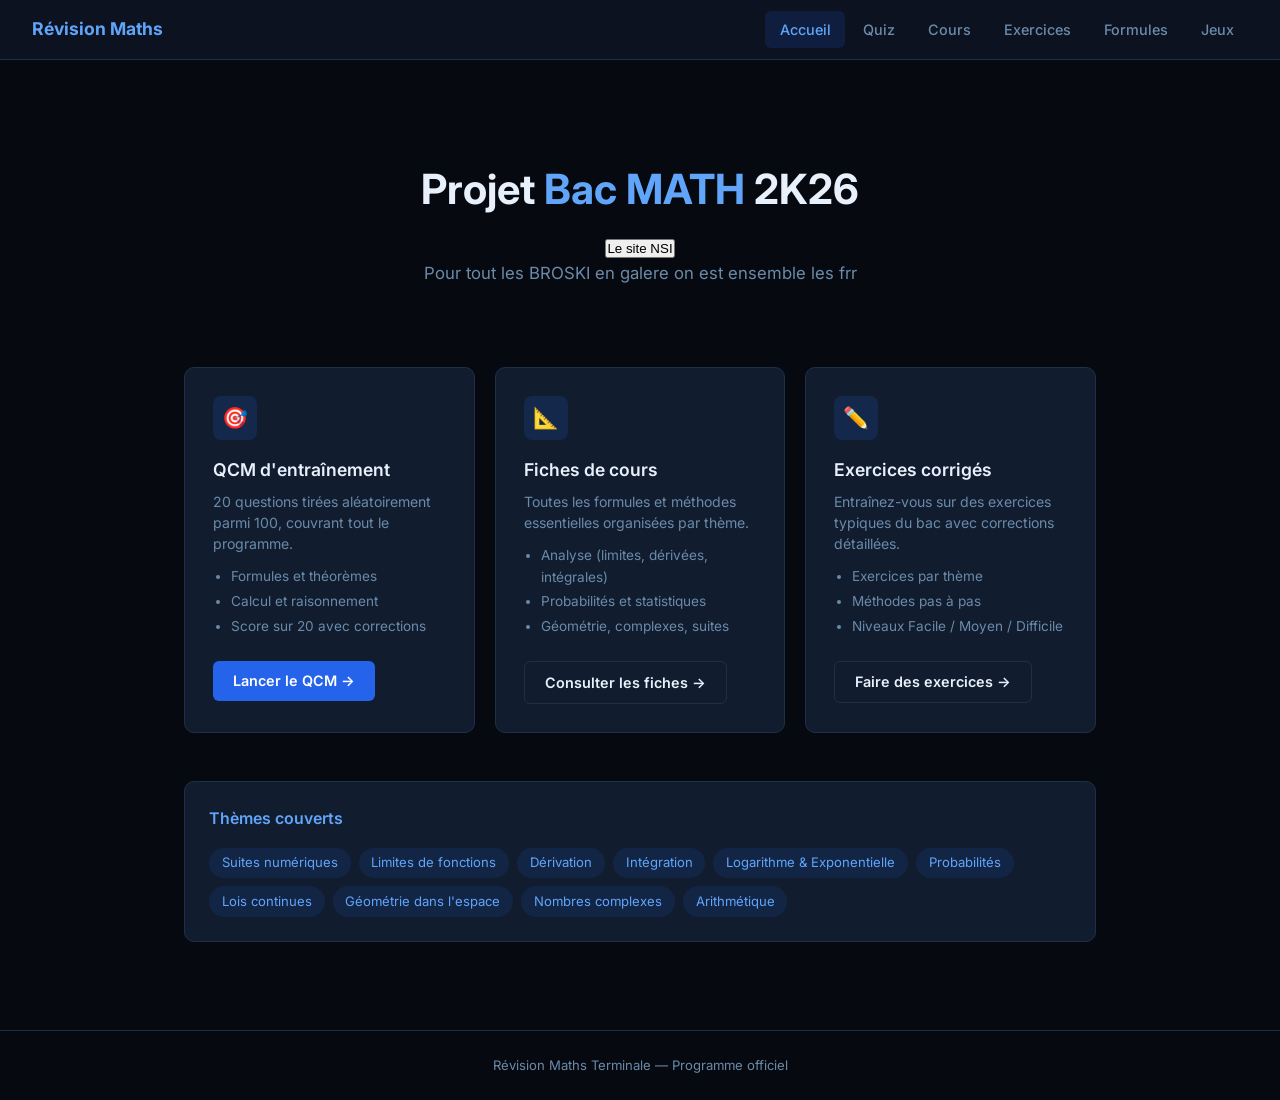
<file: index.html>
<!DOCTYPE html>
<html lang="fr">
<head>
  <meta charset="UTF-8" />
  <meta name="viewport" content="width=device-width, initial-scale=1.0" />
  <title>Révision Maths Terminale</title>
  <link rel="stylesheet" href="style.css" />
</head>
<body>
  <nav>
    <a class="nav-logo" href="index.html">Révision Maths</a>
    <div class="nav-links">
      <a href="index.html" class="active">Accueil</a>
      <a href="quiz.html">Quiz</a>
      <a href="cours.html">Cours</a>
      <a href="exercices.html">Exercices</a><a href="formules.html">Formules</a><a href="jeux.html">Jeux</a>
    </div>
  </nav>

  <div class="container">
    <div class="hero">
      <h1>Projet <span>Bac MATH</span> 2K26</h1>
      <a href="https://f216iras.github.io/BAC_NSI/">
      <button>Le site NSI</button>
      </a>
      <p>Pour tout les BROSKI en galere on est ensemble les frr</p>
    </div>

    <div class="cards">
      <a class="card" href="quiz.html">
        <div class="card-icon">🎯</div>
        <h2>QCM d'entraînement</h2>
        <p>20 questions tirées aléatoirement parmi 100, couvrant tout le programme.</p>
        <ul>
          <li>Formules et théorèmes</li>
          <li>Calcul et raisonnement</li>
          <li>Score sur 20 avec corrections</li>
        </ul>
        <span class="btn" style="margin-top:1.25rem;display:inline-block">Lancer le QCM →</span>
      </a>

      <a class="card" href="cours.html">
        <div class="card-icon">📐</div>
        <h2>Fiches de cours</h2>
        <p>Toutes les formules et méthodes essentielles organisées par thème.</p>
        <ul>
          <li>Analyse (limites, dérivées, intégrales)</li>
          <li>Probabilités et statistiques</li>
          <li>Géométrie, complexes, suites</li>
        </ul>
        <span class="btn btn-outline" style="margin-top:1.25rem;display:inline-block">Consulter les fiches →</span>
      </a>

      <a class="card" href="exercices.html">
        <div class="card-icon">✏️</div>
        <h2>Exercices corrigés</h2>
        <p>Entraînez-vous sur des exercices typiques du bac avec corrections détaillées.</p>
        <ul>
          <li>Exercices par thème</li>
          <li>Méthodes pas à pas</li>
          <li>Niveaux Facile / Moyen / Difficile</li>
        </ul>
        <span class="btn btn-outline" style="margin-top:1.25rem;display:inline-block">Faire des exercices →</span>
      </a>
    </div>

    <div style="margin-top:3rem;background:var(--card);border:1px solid var(--border);border-radius:var(--radius);padding:1.5rem">
      <h2 style="font-size:1rem;font-weight:600;margin-bottom:1rem;color:var(--primary-light)">Thèmes couverts</h2>
      <div style="display:flex;flex-wrap:wrap;gap:0.5rem">
        <span style="background:rgba(37,99,235,0.12);color:var(--primary-light);padding:0.3rem 0.8rem;border-radius:99px;font-size:0.82rem">Suites numériques</span>
        <span style="background:rgba(37,99,235,0.12);color:var(--primary-light);padding:0.3rem 0.8rem;border-radius:99px;font-size:0.82rem">Limites de fonctions</span>
        <span style="background:rgba(37,99,235,0.12);color:var(--primary-light);padding:0.3rem 0.8rem;border-radius:99px;font-size:0.82rem">Dérivation</span>
        <span style="background:rgba(37,99,235,0.12);color:var(--primary-light);padding:0.3rem 0.8rem;border-radius:99px;font-size:0.82rem">Intégration</span>
        <span style="background:rgba(37,99,235,0.12);color:var(--primary-light);padding:0.3rem 0.8rem;border-radius:99px;font-size:0.82rem">Logarithme &amp; Exponentielle</span>
        <span style="background:rgba(37,99,235,0.12);color:var(--primary-light);padding:0.3rem 0.8rem;border-radius:99px;font-size:0.82rem">Probabilités</span>
        <span style="background:rgba(37,99,235,0.12);color:var(--primary-light);padding:0.3rem 0.8rem;border-radius:99px;font-size:0.82rem">Lois continues</span>
        <span style="background:rgba(37,99,235,0.12);color:var(--primary-light);padding:0.3rem 0.8rem;border-radius:99px;font-size:0.82rem">Géométrie dans l'espace</span>
        <span style="background:rgba(37,99,235,0.12);color:var(--primary-light);padding:0.3rem 0.8rem;border-radius:99px;font-size:0.82rem">Nombres complexes</span>
        <span style="background:rgba(37,99,235,0.12);color:var(--primary-light);padding:0.3rem 0.8rem;border-radius:99px;font-size:0.82rem">Arithmétique</span>
      </div>
    </div>
  </div>

  <footer>Révision Maths Terminale — Programme officiel</footer>
</body>
</html>
</file>
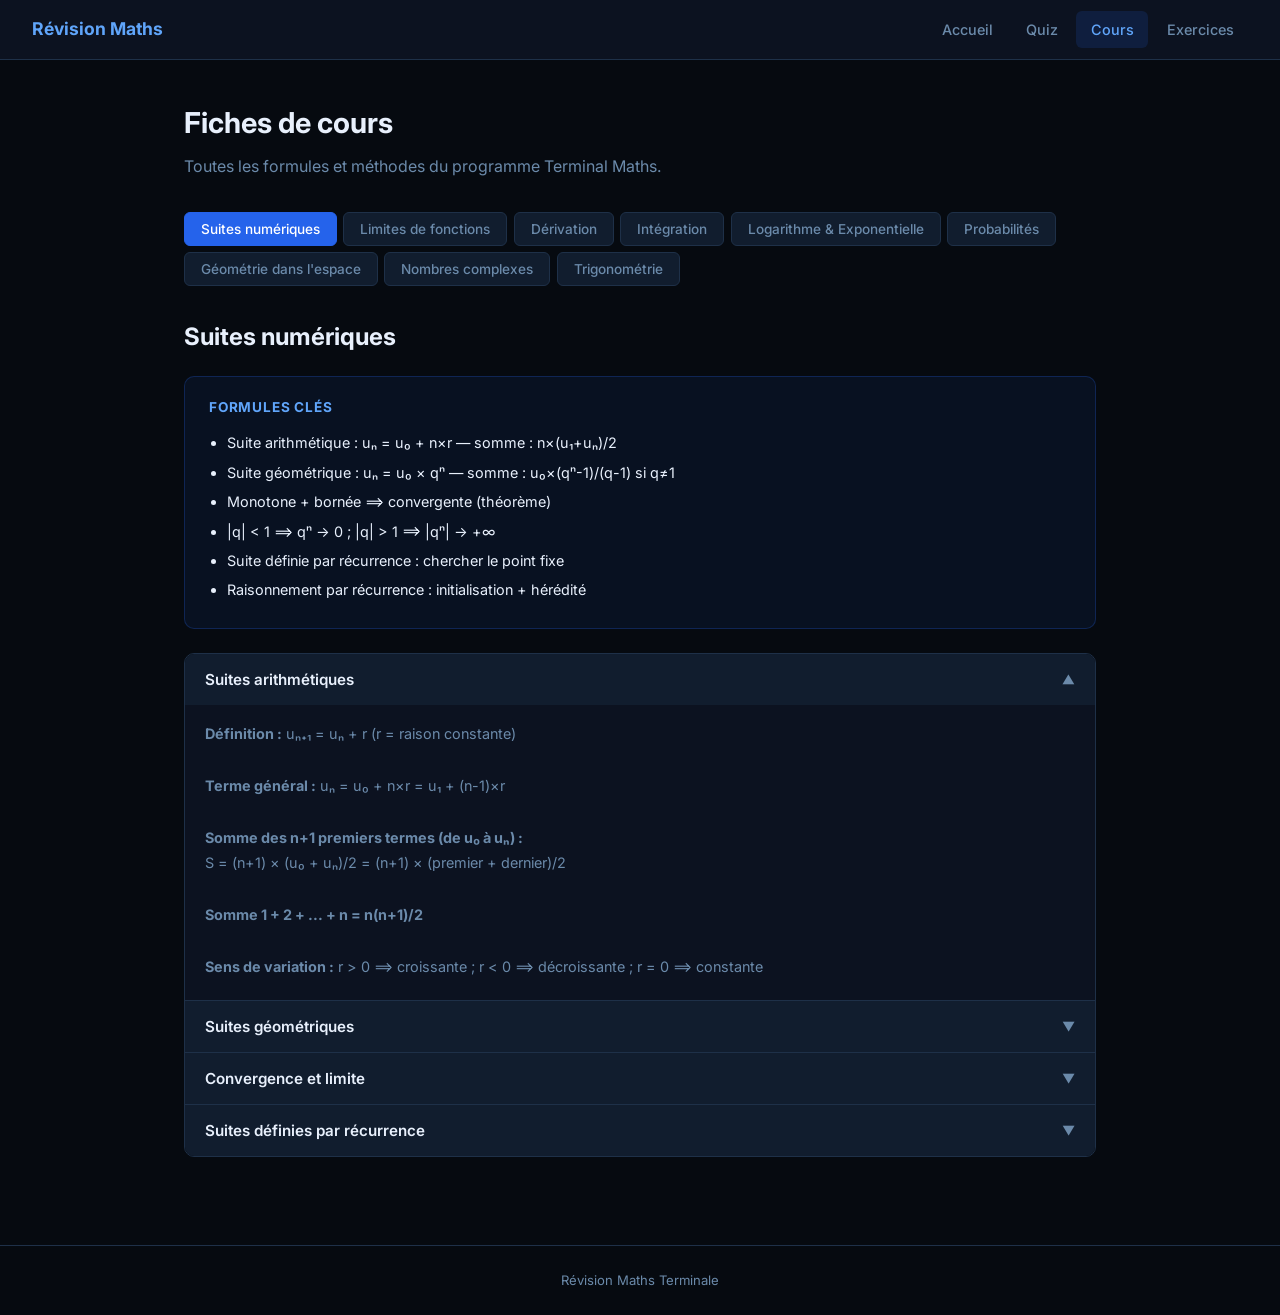
<file: cours.html>
<!DOCTYPE html>
<html lang="fr">
<head>
  <meta charset="UTF-8" />
  <meta name="viewport" content="width=device-width, initial-scale=1.0" />
  <title>Cours Maths</title>
  <link rel="stylesheet" href="style.css" />
</head>
<body>
  <nav>
    <a class="nav-logo" href="index.html">Révision Maths</a>
    <div class="nav-links">
      <a href="index.html">Accueil</a>
      <a href="quiz.html">Quiz</a>
      <a href="cours.html" class="active">Cours</a>
      <a href="exercices.html">Exercices</a>
    </div>
  </nav>

  <div class="container">
    <h1 style="font-size:1.8rem;font-weight:700;margin-bottom:0.5rem">Fiches de cours</h1>
    <p style="color:var(--muted);margin-bottom:2rem">Toutes les formules et méthodes du programme Terminal Maths.</p>
    <div class="tabs" id="tabs"></div>
    <div id="panels"></div>
  </div>

  <footer>Révision Maths Terminale</footer>

  <script>
  const COURS = [
    {
      id: "suites",
      titre: "Suites numériques",
      points_cles: [
        "Suite arithmétique : uₙ = u₀ + n×r — somme : n×(u₁+uₙ)/2",
        "Suite géométrique : uₙ = u₀ × qⁿ — somme : u₀×(qⁿ-1)/(q-1) si q≠1",
        "Monotone + bornée ⟹ convergente (théorème)",
        "|q| < 1 ⟹ qⁿ → 0 ; |q| > 1 ⟹ |qⁿ| → +∞",
        "Suite définie par récurrence : chercher le point fixe",
        "Raisonnement par récurrence : initialisation + hérédité"
      ],
      sections: [
        { titre: "Suites arithmétiques", texte: "<strong>Définition :</strong> uₙ₊₁ = uₙ + r (r = raison constante)<br><br><strong>Terme général :</strong> uₙ = u₀ + n×r = u₁ + (n-1)×r<br><br><strong>Somme des n+1 premiers termes (de u₀ à uₙ) :</strong><br>S = (n+1) × (u₀ + uₙ)/2 = (n+1) × (premier + dernier)/2<br><br><strong>Somme 1 + 2 + ... + n = n(n+1)/2</strong><br><br><strong>Sens de variation :</strong> r > 0 ⟹ croissante ; r < 0 ⟹ décroissante ; r = 0 ⟹ constante" },
        { titre: "Suites géométriques", texte: "<strong>Définition :</strong> uₙ₊₁ = q × uₙ (q = raison constante ≠ 0)<br><br><strong>Terme général :</strong> uₙ = u₀ × qⁿ<br><br><strong>Somme (de u₀ à uₙ₋₁, soit n termes) :</strong><br>S = u₀ × (qⁿ - 1)/(q - 1) si q ≠ 1<br>S = n × u₀ si q = 1<br><br><strong>Comportement :</strong><br>• |q| < 1 : qⁿ → 0<br>• q > 1 : qⁿ → +∞<br>• q < -1 : qⁿ diverge en oscillant<br>• q = -1 : qⁿ oscille entre -1 et 1" },
        { titre: "Convergence et limite", texte: "<strong>Théorème des suites monotones :</strong> Toute suite monotone et bornée est convergente.<br><br><strong>Suites équivalentes :</strong><br>• Si uₙ → ℓ ≠ 0, toutes les opérations classiques s'appliquent<br>• Si lim uₙ = ℓ et lim vₙ = m : lim (uₙ + vₙ) = ℓ+m, lim (uₙ×vₙ) = ℓ×m<br><br><strong>Théorème des gendarmes :</strong> Si aₙ ≤ uₙ ≤ bₙ et aₙ → ℓ et bₙ → ℓ, alors uₙ → ℓ." },
        { titre: "Suites définies par récurrence", texte: "<strong>Méthode d'étude :</strong><br>1. Chercher la limite éventuelle : résoudre ℓ = f(ℓ) (point fixe)<br>2. Étudier la monotonie : signe de uₙ₊₁ - uₙ = f(uₙ) - uₙ<br>3. Chercher une borne (majoration/minoration)<br>4. Conclure par le théorème des suites monotones bornées<br><br><strong>Exemple :</strong> uₙ₊₁ = (uₙ + 2)/2. Point fixe : ℓ = (ℓ+2)/2 ⟹ ℓ = 2. Si u₀ > 2, suite décroissante et minorée par 2 ⟹ converge vers 2." }
      ]
    },
    {
      id: "limites",
      titre: "Limites de fonctions",
      points_cles: [
        "eˣ domine tout polynôme : eˣ/xⁿ → +∞",
        "ln(x) est dominé par tout xᵅ (α>0) : ln(x)/xᵅ → 0",
        "Croissances comparées : lim x→0⁺ x×ln(x) = 0",
        "lim (1+1/x)ˣ = e quand x → +∞",
        "Formes indéterminées : ∞-∞, 0×∞, 0/0, ∞/∞",
        "Théorème des gendarmes pour lever certaines indéterminations"
      ],
      sections: [
        { titre: "Limites classiques", texte: "<strong>Croissances comparées (à connaître absolument) :</strong><br>• lim(x→+∞) eˣ/xⁿ = +∞ (l'exponentielle l'emporte sur tout polynôme)<br>• lim(x→+∞) ln(x)/xⁿ = 0 (ln est dominé par tout polynôme)<br>• lim(x→0⁺) x^α × ln(x) = 0 (pour α > 0)<br>• lim(x→+∞) (1+1/x)ˣ = e<br><br><strong>Limites trigonométriques :</strong><br>• lim(x→0) sin(x)/x = 1<br>• lim(x→0) (1-cos(x))/x² = 1/2" },
        { titre: "Formes indéterminées", texte: "<strong>Les 7 formes indéterminées :</strong><br>0/0 — ∞/∞ — 0×∞ — ∞-∞ — 1^∞ — 0⁰ — ∞⁰<br><br><strong>Méthodes pour lever :</strong><br>• <strong>∞/∞ ou 0/0</strong> : factoriser par le terme dominant<br>• <strong>∞-∞</strong> : factoriser, mettre au même dénominateur, conjugué<br>• <strong>0×∞</strong> : transformer en 0/0 ou ∞/∞<br>• <strong>Cas polynomiaux :</strong> factoriser par le monôme de plus haut degré<br><br><strong>Exemple :</strong> lim(x→+∞) (x²-3x+1)/(2x²+x) = x²(1-3/x+1/x²) / x²(2+1/x) → 1/2" },
        { titre: "Théorèmes de limite", texte: "<strong>Théorème des gendarmes :</strong><br>Si g(x) ≤ f(x) ≤ h(x) et lim g = lim h = ℓ, alors lim f = ℓ<br><br><strong>Limite et opérations :</strong><br>• Si lim f = ℓ et lim g = m : lim (f+g) = ℓ+m, lim (f×g) = ℓ×m<br>• Si ℓ ≠ 0 : lim (f/g) = ℓ/m<br><br><strong>Limites et inégalités :</strong><br>Si f(x) ≤ g(x) au voisinage de a et lim f = +∞, alors lim g = +∞<br><br><strong>Asymptotes :</strong><br>• Verticale en x=a : lim(x→a) |f(x)| = +∞<br>• Horizontale y=b : lim(x→±∞) f(x) = b<br>• Oblique y=ax+b : lim(x→±∞) [f(x)-(ax+b)] = 0" }
      ]
    },
    {
      id: "derivation",
      titre: "Dérivation",
      points_cles: [
        "(xⁿ)' = n×xⁿ⁻¹  |  (√x)' = 1/(2√x)  |  (1/x)' = -1/x²",
        "(eˣ)' = eˣ  |  (ln x)' = 1/x  |  (sin x)' = cos x  |  (cos x)' = -sin x",
        "(u+v)' = u'+v'  |  (ku)' = k×u'  |  (uv)' = u'v + uv'",
        "(u/v)' = (u'v - uv')/v²  |  (u∘v)' = u'(v) × v'",
        "f' > 0 ⟹ f croissante  |  f' < 0 ⟹ f décroissante",
        "Extremum local ⟹ f'(x₀) = 0 (si f dérivable)"
      ],
      sections: [
        { titre: "Tableau des dérivées", texte: "<strong>Fonctions de base :</strong><br>• (k)' = 0 (constante)<br>• (xⁿ)' = n×xⁿ⁻¹<br>• (√x)' = 1/(2√x)<br>• (1/x)' = -1/x²<br>• (eˣ)' = eˣ<br>• (e^(ax))' = a×e^(ax)<br>• (ln x)' = 1/x<br>• (sin x)' = cos x<br>• (cos x)' = -sin x<br>• (tan x)' = 1/cos²(x) = 1 + tan²(x)<br><br><strong>Règles de calcul :</strong><br>• (u+v)' = u' + v'<br>• (ku)' = k×u'<br>• (uv)' = u'v + uv'<br>• (u/v)' = (u'v - uv') / v²<br>• (u∘v)' = u'(v(x)) × v'(x)<br>• (ln u)' = u'/u<br>• (eᵘ)' = u'×eᵘ<br>• (uⁿ)' = n×u^(n-1)×u'" },
        { titre: "Applications : variations et extremums", texte: "<strong>Tableau de variations :</strong><br>1. Calculer f'(x)<br>2. Résoudre f'(x) = 0 et étudier le signe de f'<br>3. Conclure sur le sens de variation<br><br><strong>Extremum local :</strong><br>• Condition nécessaire : f'(x₀) = 0<br>• Maximum local : f' change de + à − en x₀<br>• Minimum local : f' change de − à + en x₀<br><br><strong>Convexité :</strong><br>• f'' > 0 ⟹ f est convexe (courbe tournée vers le haut, f' croissante)<br>• f'' < 0 ⟹ f est concave<br>• Point d'inflexion : f'' s'annule et change de signe" },
        { titre: "Équation de la tangente", texte: "<strong>Équation de la tangente à la courbe de f en x₀ :</strong><br><br>y = f'(x₀) × (x - x₀) + f(x₀)<br><br><strong>Pente :</strong> f'(x₀) est le coefficient directeur de la tangente.<br><br><strong>Approximation affine :</strong> Au voisinage de x₀, f(x) ≈ f(x₀) + f'(x₀)(x-x₀)<br><br><strong>Nombre dérivé :</strong> f'(x₀) = lim(h→0) [f(x₀+h) - f(x₀)] / h" }
      ]
    },
    {
      id: "integration",
      titre: "Intégration",
      points_cles: [
        "Primitive de xⁿ : xⁿ⁺¹/(n+1)  |  Primitive de 1/x : ln|x|  |  Primitive de eˣ : eˣ",
        "∫ₐᵇ f = F(b) - F(a) (théorème fondamental)",
        "Relation de Chasles : ∫ₐᵇ f + ∫ᵇᶜ f = ∫ₐᶜ f",
        "∫ₐᵃ f = 0  |  ∫ₐᵇ f = -∫ᵇₐ f",
        "Valeur moyenne : μ = 1/(b-a) × ∫ₐᵇ f(x)dx",
        "Intégration par parties : ∫ uv' = [uv] - ∫ u'v"
      ],
      sections: [
        { titre: "Tableau des primitives", texte: "<strong>Primitives à connaître :</strong><br>• F(x) = xⁿ⁺¹/(n+1) pour f(x) = xⁿ (n ≠ -1)<br>• F(x) = √x × 2 = 2√x pour f(x) = 1/√x<br>• F(x) = ln|x| pour f(x) = 1/x<br>• F(x) = eˣ pour f(x) = eˣ<br>• F(x) = -cos(x) pour f(x) = sin(x)<br>• F(x) = sin(x) pour f(x) = cos(x)<br>• F(x) = -1/u × u' → attention, c'est plutôt : (ln|u|)' = u'/u<br><br><strong>Règles :</strong><br>• Primitive de u'/u est ln|u|<br>• Primitive de u'×eᵘ est eᵘ<br>• Primitive de u'×uⁿ est uⁿ⁺¹/(n+1)" },
        { titre: "Calcul d'intégrales", texte: "<strong>Théorème fondamental de l'analyse :</strong><br>∫ₐᵇ f(x)dx = F(b) - F(a) = [F(x)]ₐᵇ<br><br><strong>Propriétés :</strong><br>• Linéarité : ∫(αf + βg) = α∫f + β∫g<br>• ∫ₐᵃ f(x)dx = 0<br>• ∫ₐᵇ f(x)dx = -∫ᵇₐ f(x)dx<br>• Chasles : ∫ₐᶜ = ∫ₐᵇ + ∫ᵇᶜ<br><br><strong>Intégration par parties :</strong><br>∫ₐᵇ u(x)×v'(x)dx = [u(x)×v(x)]ₐᵇ - ∫ₐᵇ u'(x)×v(x)dx<br><br>Mnémotechnique 'ALPES' pour choisir u : Arctan, Log, Puissance, Expo, Sin/Cos." },
        { titre: "Interprétations géométriques", texte: "<strong>Aire sous une courbe :</strong><br>Si f ≥ 0 sur [a,b] : A = ∫ₐᵇ f(x)dx<br><br>Si f change de signe : A = ∫ₐᵇ |f(x)|dx = somme des valeurs absolues des intégrales sur chaque sous-intervalle.<br><br><strong>Aire entre deux courbes :</strong><br>A = ∫ₐᵇ |f(x) - g(x)|dx<br><br>Si f ≥ g sur [a,b] : A = ∫ₐᵇ (f(x) - g(x))dx<br><br><strong>Valeur moyenne :</strong> μ = 1/(b-a) × ∫ₐᵇ f(x)dx" }
      ]
    },
    {
      id: "logexp",
      titre: "Logarithme & Exponentielle",
      points_cles: [
        "ln(ab) = ln(a)+ln(b)  |  ln(a/b) = ln(a)-ln(b)  |  ln(aⁿ) = n×ln(a)",
        "ln(1) = 0  |  ln(e) = 1  |  e^(ln x) = x  |  ln(eˣ) = x",
        "eᵃ×eᵇ = eᵃ⁺ᵇ  |  (eᵃ)ᵇ = eᵃᵇ  |  eᵃ/eᵇ = eᵃ⁻ᵇ",
        "(ln x)' = 1/x  |  (ln u)' = u'/u  |  (eˣ)' = eˣ  |  (eᵘ)' = u'eᵘ",
        "Domaine de ln : ]0,+∞[  |  Domaine de exp : ℝ",
        "Croissances comparées : eˣ >> xⁿ >> ln(x)"
      ],
      sections: [
        { titre: "Propriétés du logarithme", texte: "<strong>Définition :</strong> ln est la primitive de 1/x sur ]0,+∞[ valant 0 en 1.<br><br><strong>Propriétés algébriques :</strong><br>• ln(a×b) = ln(a) + ln(b)<br>• ln(a/b) = ln(a) - ln(b)<br>• ln(aⁿ) = n × ln(a)<br>• ln(1/a) = -ln(a)<br>• ln(√a) = ln(a)/2<br><br><strong>Valeurs remarquables :</strong><br>• ln(1) = 0<br>• ln(e) = 1<br>• ln(e²) = 2<br>• e ≈ 2.718<br><br><strong>Signe :</strong> ln(x) > 0 si x > 1 ; ln(x) < 0 si 0 < x < 1 ; ln(x) = 0 si x = 1" },
        { titre: "Propriétés de l'exponentielle", texte: "<strong>Définition :</strong> exp est la réciproque de ln. exp(x) = eˣ.<br><br><strong>Propriétés algébriques :</strong><br>• eᵃ × eᵇ = eᵃ⁺ᵇ<br>• eᵃ / eᵇ = eᵃ⁻ᵇ<br>• (eᵃ)ᵇ = eᵃᵇ<br>• e⁰ = 1<br>• e¹ = e ≈ 2.718<br>• e⁻ˣ = 1/eˣ<br><br><strong>Lien avec ln :</strong><br>• e^(ln x) = x pour x > 0<br>• ln(eˣ) = x pour tout x réel<br><br><strong>Fonctions en a^x :</strong> a^x = e^(x ln a) pour a > 0" },
        { titre: "Équations et inéquations", texte: "<strong>Méthode :</strong> Utiliser le fait que ln et exp sont des bijections strictement croissantes.<br><br><strong>Équations :</strong><br>• eˣ = a (a > 0) ⟺ x = ln(a)<br>• ln(x) = b ⟺ x = eᵇ<br>• eˣ = eᵃ ⟺ x = a<br>• ln(x) = ln(a) ⟺ x = a (pour x > 0 et a > 0)<br><br><strong>Inéquations :</strong><br>• eˣ > a ⟺ x > ln(a) (exp strictement croissante)<br>• ln(x) > b ⟺ x > eᵇ (ln strictement croissante)" }
      ]
    },
    {
      id: "probas",
      titre: "Probabilités",
      points_cles: [
        "P(A∩B) = P(A)×P(B|A) — P(A∪B) = P(A)+P(B)-P(A∩B)",
        "Indépendance : P(A∩B) = P(A)×P(B)",
        "Formule des probabilités totales : P(B) = ΣP(Aᵢ)×P(B|Aᵢ)",
        "Loi binomiale B(n,p) : E(X)=np, V(X)=np(1-p), P(X=k)=C(n,k)pᵏ(1-p)ⁿ⁻ᵏ",
        "Variance : V(X) = E(X²) - (E(X))² — Écart-type : σ = √V(X)",
        "Grand n + p≈0.5 : B(n,p) ≈ N(np, np(1-p))"
      ],
      sections: [
        { titre: "Probabilités conditionnelles", texte: "<strong>Probabilité conditionnelle :</strong><br>P(A|B) = P(A∩B) / P(B), pour P(B) > 0<br><br><strong>Formule des probabilités totales :</strong><br>Si {A₁, A₂, ..., Aₙ} est une partition de l'univers :<br>P(B) = P(A₁)×P(B|A₁) + P(A₂)×P(B|A₂) + ... + P(Aₙ)×P(B|Aₙ)<br><br><strong>Formule de Bayes :</strong><br>P(Aᵢ|B) = P(Aᵢ)×P(B|Aᵢ) / P(B)<br><br><strong>Indépendance :</strong> A et B sont indépendants ⟺ P(A∩B) = P(A)×P(B) ⟺ P(A|B) = P(A)" },
        { titre: "Variables aléatoires discrètes", texte: "<strong>Espérance :</strong> E(X) = Σ xᵢ × P(X = xᵢ)<br><br><strong>Variance :</strong> V(X) = E(X²) - (E(X))² = Σ xᵢ²×P(X=xᵢ) - (E(X))²<br><br><strong>Écart-type :</strong> σ(X) = √V(X)<br><br><strong>Propriétés linéaires :</strong><br>• E(aX + b) = a×E(X) + b<br>• V(aX + b) = a²×V(X)<br>• σ(aX + b) = |a|×σ(X)<br><br><strong>Loi binomiale B(n,p) :</strong><br>• P(X = k) = C(n,k) × pᵏ × (1-p)ⁿ⁻ᵏ<br>• E(X) = np<br>• V(X) = np(1-p)<br>• σ(X) = √(np(1-p))" },
        { titre: "Loi normale et intervalles", texte: "<strong>Loi normale N(μ, σ²) :</strong><br>• E(X) = μ (centre de symétrie de la courbe en cloche)<br>• σ(X) = σ (paramètre d'échelle)<br>• Centrage-réduction : Z = (X - μ)/σ suit N(0,1)<br><br><strong>Règle des 3σ :</strong><br>• P(μ-σ ≤ X ≤ μ+σ) ≈ 68%<br>• P(μ-2σ ≤ X ≤ μ+2σ) ≈ 95%<br>• P(μ-3σ ≤ X ≤ μ+3σ) ≈ 99.7%<br><br><strong>Intervalle de fluctuation (95%) :</strong><br>Pour n grands et fréquence observée f, p est dans :<br>[f - 1/√n ; f + 1/√n] avec probabilité ≈ 95%<br><br><strong>Approximation :</strong> B(n,p) ≈ N(np, np(1-p)) si np ≥ 5 et n(1-p) ≥ 5" }
      ]
    },
    {
      id: "geometrie",
      titre: "Géométrie dans l'espace",
      points_cles: [
        "Vecteur normal n⃗ au plan : perpendiculaire à tous les vecteurs du plan",
        "Équation plan : a(x-x₀)+b(y-y₀)+c(z-z₀)=0 avec n⃗=(a,b,c)",
        "Produit scalaire : u⃗·v⃗ = |u||v|cos θ = ad+be+cf",
        "u⃗⊥v⃗ ⟺ u⃗·v⃗ = 0",
        "Distance point-plan : |ax₀+by₀+cz₀+d|/√(a²+b²+c²)",
        "||u⃗|| = √(a²+b²+c²)"
      ],
      sections: [
        { titre: "Droites et plans dans l'espace", texte: "<strong>Droite passant par A(x₁,y₁,z₁) et de vecteur directeur u⃗(a,b,c) :</strong><br>Paramétrique : x = x₁+ta, y = y₁+tb, z = z₁+tc (t ∈ ℝ)<br><br><strong>Plan passant par A(x₀,y₀,z₀) et de vecteur normal n⃗(a,b,c) :</strong><br>a(x-x₀) + b(y-y₀) + c(z-z₀) = 0<br>⟺ ax + by + cz = ax₀+by₀+cz₀ (= d)<br><br><strong>Positions relatives :</strong><br>• Deux plans parallèles ⟺ vecteurs normaux colinéaires<br>• Droite parallèle à un plan ⟺ vecteur directeur ⊥ vecteur normal<br>• Droite ⊥ plan ⟺ vecteur directeur colinéaire au vecteur normal" },
        { titre: "Produit scalaire", texte: "<strong>Définition :</strong> u⃗·v⃗ = |u⃗||v⃗|cos θ<br><br><strong>En coordonnées :</strong><br>u⃗(a,b,c)·v⃗(d,e,f) = ad + be + cf<br><br><strong>Propriétés :</strong><br>• u⃗·v⃗ = v⃗·u⃗ (symétrie)<br>• u⃗·(v⃗+w⃗) = u⃗·v⃗ + u⃗·w⃗ (distributivité)<br>• (λu⃗)·v⃗ = λ(u⃗·v⃗)<br>• u⃗·u⃗ = ||u⃗||²<br><br><strong>Orthogonalité :</strong> u⃗ ⊥ v⃗ ⟺ u⃗·v⃗ = 0<br><br><strong>Norme :</strong> ||u⃗|| = √(u⃗·u⃗) = √(a²+b²+c²)<br><br><strong>Identités remarquables :</strong><br>||u⃗+v⃗||² = ||u⃗||² + 2u⃗·v⃗ + ||v⃗||²<br>||u⃗-v⃗||² = ||u⃗||² - 2u⃗·v⃗ + ||v⃗||²" },
        { titre: "Distances dans l'espace", texte: "<strong>Distance entre deux points A(x₁,y₁,z₁) et B(x₂,y₂,z₂) :</strong><br>AB = √((x₂-x₁)² + (y₂-y₁)² + (z₂-z₁)²)<br><br><strong>Distance d'un point M(x₀,y₀,z₀) au plan ax+by+cz+d=0 :</strong><br>δ = |ax₀ + by₀ + cz₀ + d| / √(a²+b²+c²)<br><br><strong>Distance d'un point à une droite :</strong><br>Trouver le pied de la perpendiculaire (résoudre le système paramétrique), puis calculer la distance.<br><br><strong>Sphère de centre Ω(a,b,c) et rayon r :</strong><br>(x-a)² + (y-b)² + (z-c)² = r²" }
      ]
    },
    {
      id: "complexes",
      titre: "Nombres complexes",
      points_cles: [
        "z = a + bi — a partie réelle, b partie imaginaire — i² = -1",
        "Module : |z| = √(a²+b²) — Conjugué : z̄ = a-bi — z×z̄ = |z|²",
        "Forme trigonométrique : z = |z|(cos θ + i sin θ) = |z|e^(iθ)",
        "Argument : arg(z×z') = arg(z) + arg(z') [2π]",
        "Formule d'Euler : e^(iθ) = cos θ + i sin θ",
        "Formule de Moivre : (cos θ + i sin θ)ⁿ = cos(nθ) + i sin(nθ)"
      ],
      sections: [
        { titre: "Forme algébrique", texte: "<strong>Définition :</strong> i est tel que i² = -1. Un complexe z = a + bi (a,b ∈ ℝ).<br><br><strong>Opérations :</strong><br>• Addition : (a+bi) + (c+di) = (a+c) + (b+d)i<br>• Produit : (a+bi)(c+di) = (ac-bd) + (ad+bc)i<br>• Division : z/z' = (z×z̄') / (z'×z̄') — multiplier par le conjugué du dénominateur<br><br><strong>Conjugué :</strong> z̄ = a - bi<br>• z + z̄ = 2a (partie réelle)<br>• z - z̄ = 2bi (partie imaginaire)<br>• z × z̄ = a² + b² = |z|²<br>• z̄₁ + z̄₂ = z̄₁ + z̄₂<br>• z̄₁ × z̄₂ = z̄₁ × z̄₂" },
        { titre: "Module et argument", texte: "<strong>Module :</strong> |z| = √(a² + b²) = √(z×z̄)<br><br><strong>Propriétés du module :</strong><br>• |z₁×z₂| = |z₁|×|z₂|<br>• |z₁/z₂| = |z₁|/|z₂|<br>• |z̄| = |z|<br>• |zⁿ| = |z|ⁿ<br><br><strong>Argument :</strong> θ = arg(z) tel que cos θ = a/|z| et sin θ = b/|z|<br><br><strong>Propriétés de l'argument :</strong><br>• arg(z₁×z₂) ≡ arg(z₁) + arg(z₂) [2π]<br>• arg(z₁/z₂) ≡ arg(z₁) - arg(z₂) [2π]<br>• arg(z̄) ≡ -arg(z) [2π]<br>• arg(zⁿ) ≡ n×arg(z) [2π]" },
        { titre: "Forme exponentielle et Moivre", texte: "<strong>Formule d'Euler :</strong> e^(iθ) = cos θ + i sin θ<br><br><strong>Forme exponentielle :</strong> z = r×e^(iθ) où r = |z| et θ = arg(z)<br><br><strong>Formule de Moivre :</strong> (e^(iθ))ⁿ = e^(inθ)<br>(cos θ + i sin θ)ⁿ = cos(nθ) + i sin(nθ)<br><br><strong>Valeurs remarquables :</strong><br>• e^(0) = 1<br>• e^(iπ) = -1 (identité d'Euler)<br>• e^(iπ/2) = i<br>• e^(-iπ/2) = -i<br><br><strong>Formule de cos et sin :</strong><br>cos θ = (e^(iθ) + e^(-iθ))/2<br>sin θ = (e^(iθ) - e^(-iθ))/(2i)" }
      ]
    },
    {
      id: "trigo",
      titre: "Trigonométrie",
      points_cles: [
        "cos²x + sin²x = 1  |  1 + tan²x = 1/cos²x",
        "cos(a+b) = cosacosb - sinasinb  |  sin(a+b) = sinacosb + cosasinb",
        "cos(2a) = 2cos²a-1 = 1-2sin²a = cos²a-sin²a",
        "sin(2a) = 2sinacosa",
        "Valeurs clés : sin(π/6)=1/2, sin(π/4)=√2/2, sin(π/3)=√3/2",
        "Dérivée de sin = cos  |  Dérivée de cos = -sin  |  Dérivée de tan = 1/cos²"
      ],
      sections: [
        { titre: "Cercle trigonométrique et valeurs clés", texte: "<strong>Valeurs à connaître :</strong><br><br>| θ | 0 | π/6 | π/4 | π/3 | π/2 |<br>|---|---|---|---|---|---|<br>| cos | 1 | √3/2 | √2/2 | 1/2 | 0 |<br>| sin | 0 | 1/2 | √2/2 | √3/2 | 1 |<br>| tan | 0 | √3/3 | 1 | √3 | — |<br><br><strong>Symétries :</strong><br>• cos(-x) = cos(x) (pair)<br>• sin(-x) = -sin(x) (impair)<br>• cos(π-x) = -cos(x)<br>• sin(π-x) = sin(x)<br>• cos(π+x) = -cos(x)<br>• sin(π/2-x) = cos(x)" },
        { titre: "Formules de trigonométrie", texte: "<strong>Identités fondamentales :</strong><br>• cos²x + sin²x = 1<br>• 1 + tan²x = 1/cos²x<br><br><strong>Formules d'addition :</strong><br>• cos(a+b) = cosacosb - sinasinb<br>• cos(a-b) = cosacosb + sinasinb<br>• sin(a+b) = sinacosb + cosasinb<br>• sin(a-b) = sinacosb - cosasinb<br><br><strong>Formules de duplication :</strong><br>• cos(2a) = cos²a - sin²a = 2cos²a - 1 = 1 - 2sin²a<br>• sin(2a) = 2 sin a cos a<br><br><strong>Formules de linéarisation :</strong><br>• cos²a = (1 + cos2a)/2<br>• sin²a = (1 - cos2a)/2" }
      ]
    }
  ];

  const tabsEl = document.getElementById('tabs');
  const panelsEl = document.getElementById('panels');

  COURS.forEach((c, i) => {
    const btn = document.createElement('button');
    btn.className = 'tab-btn' + (i === 0 ? ' active' : '');
    btn.textContent = c.titre;
    btn.onclick = () => switchTab(c.id);
    tabsEl.appendChild(btn);

    const panel = document.createElement('div');
    panel.id = 'panel-' + c.id;
    panel.className = 'cours-panel' + (i === 0 ? ' active' : '');

    const ptsHtml = c.points_cles.map(p => `<li>${p}</li>`).join('');
    const sectionsHtml = c.sections.map(s => `
      <div class="accordion-item">
        <button class="accordion-btn" onclick="toggleAccordion(this)">
          ${s.titre}<span class="arrow">▼</span>
        </button>
        <div class="accordion-content">${s.texte}</div>
      </div>`).join('');

    panel.innerHTML = `
      <div class="cours-title">${c.titre}</div>
      <div class="points-cles"><h3>Formules clés</h3><ul>${ptsHtml}</ul></div>
      <div class="accordion">${sectionsHtml}</div>`;
    panelsEl.appendChild(panel);
  });

  function switchTab(id) {
    document.querySelectorAll('.tab-btn').forEach((b, i) => b.classList.toggle('active', COURS[i].id === id));
    document.querySelectorAll('.cours-panel').forEach(p => p.classList.toggle('active', p.id === 'panel-' + id));
  }

  function toggleAccordion(btn) {
    const content = btn.nextElementSibling;
    const isOpen = content.classList.contains('open');
    btn.classList.toggle('open', !isOpen);
    content.classList.toggle('open', !isOpen);
  }

  document.querySelector('.accordion-btn').click();
  </script>
</body>
</html>
</file>
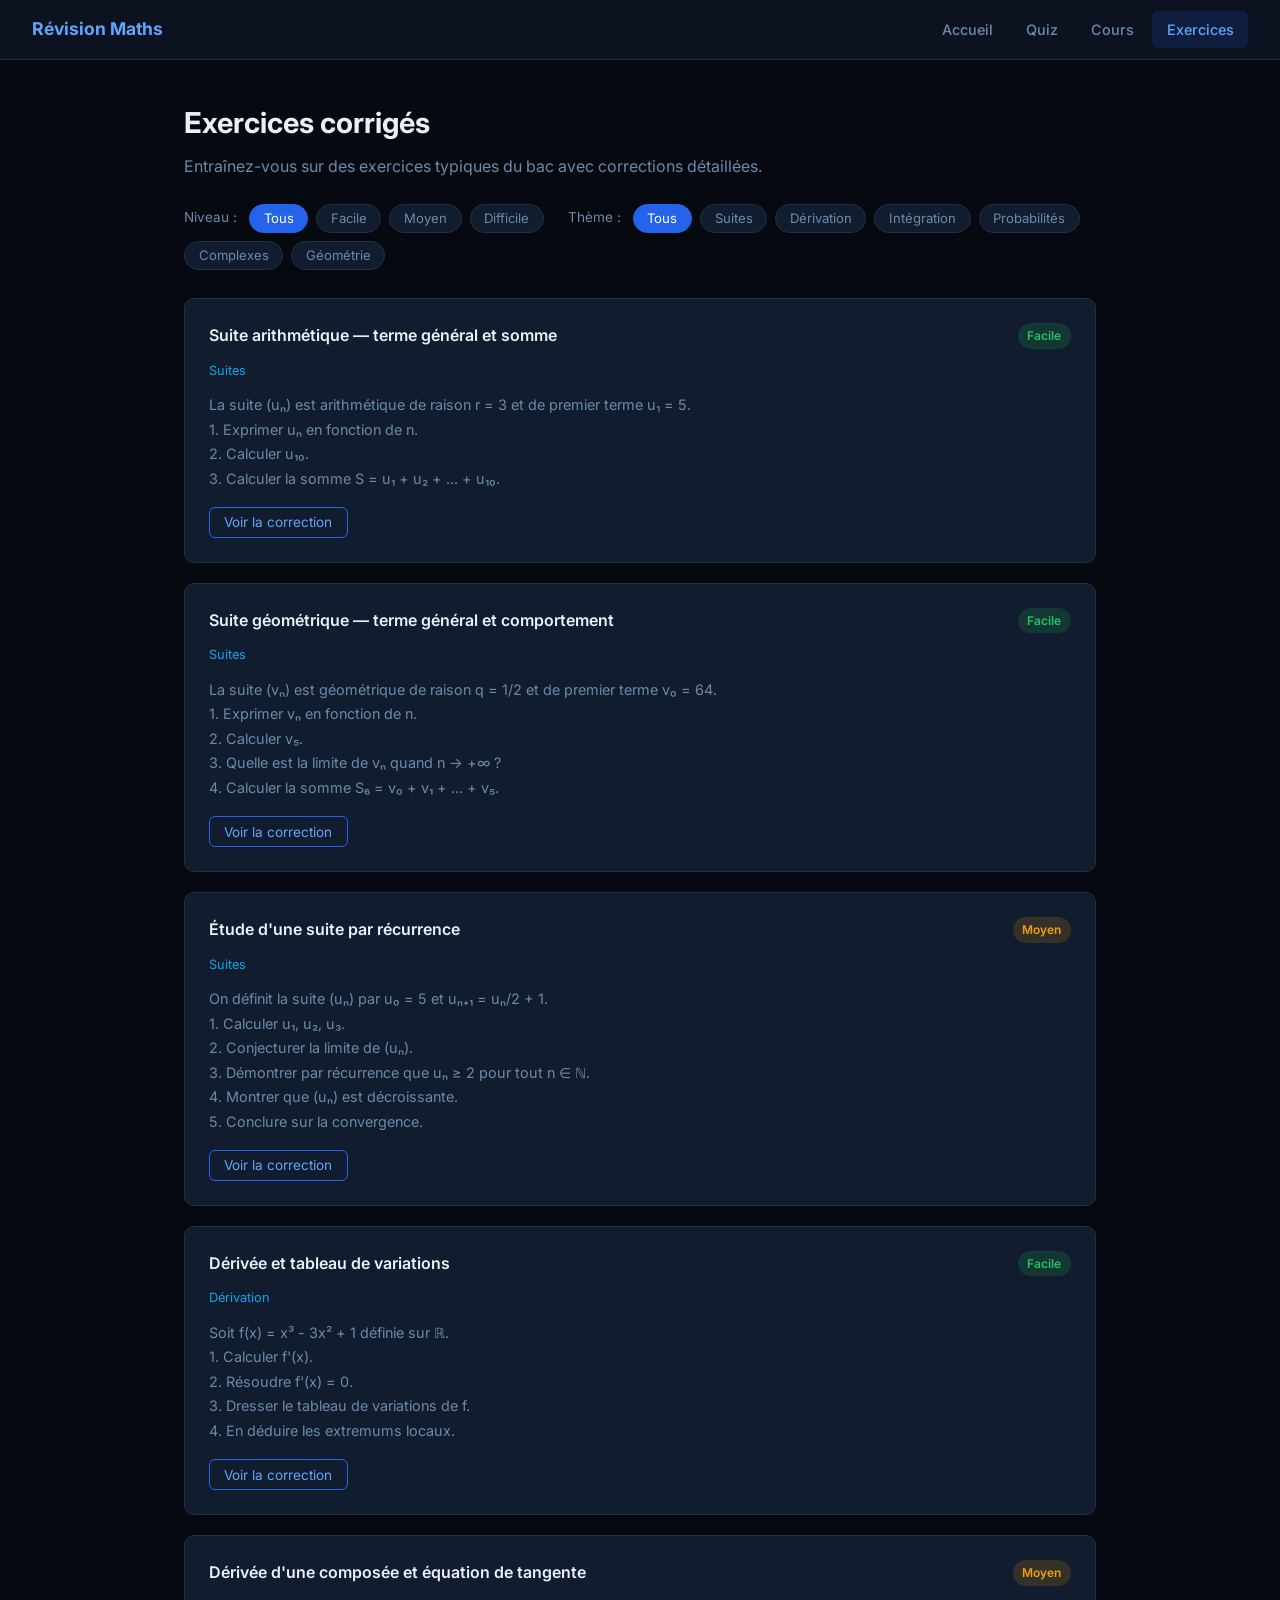
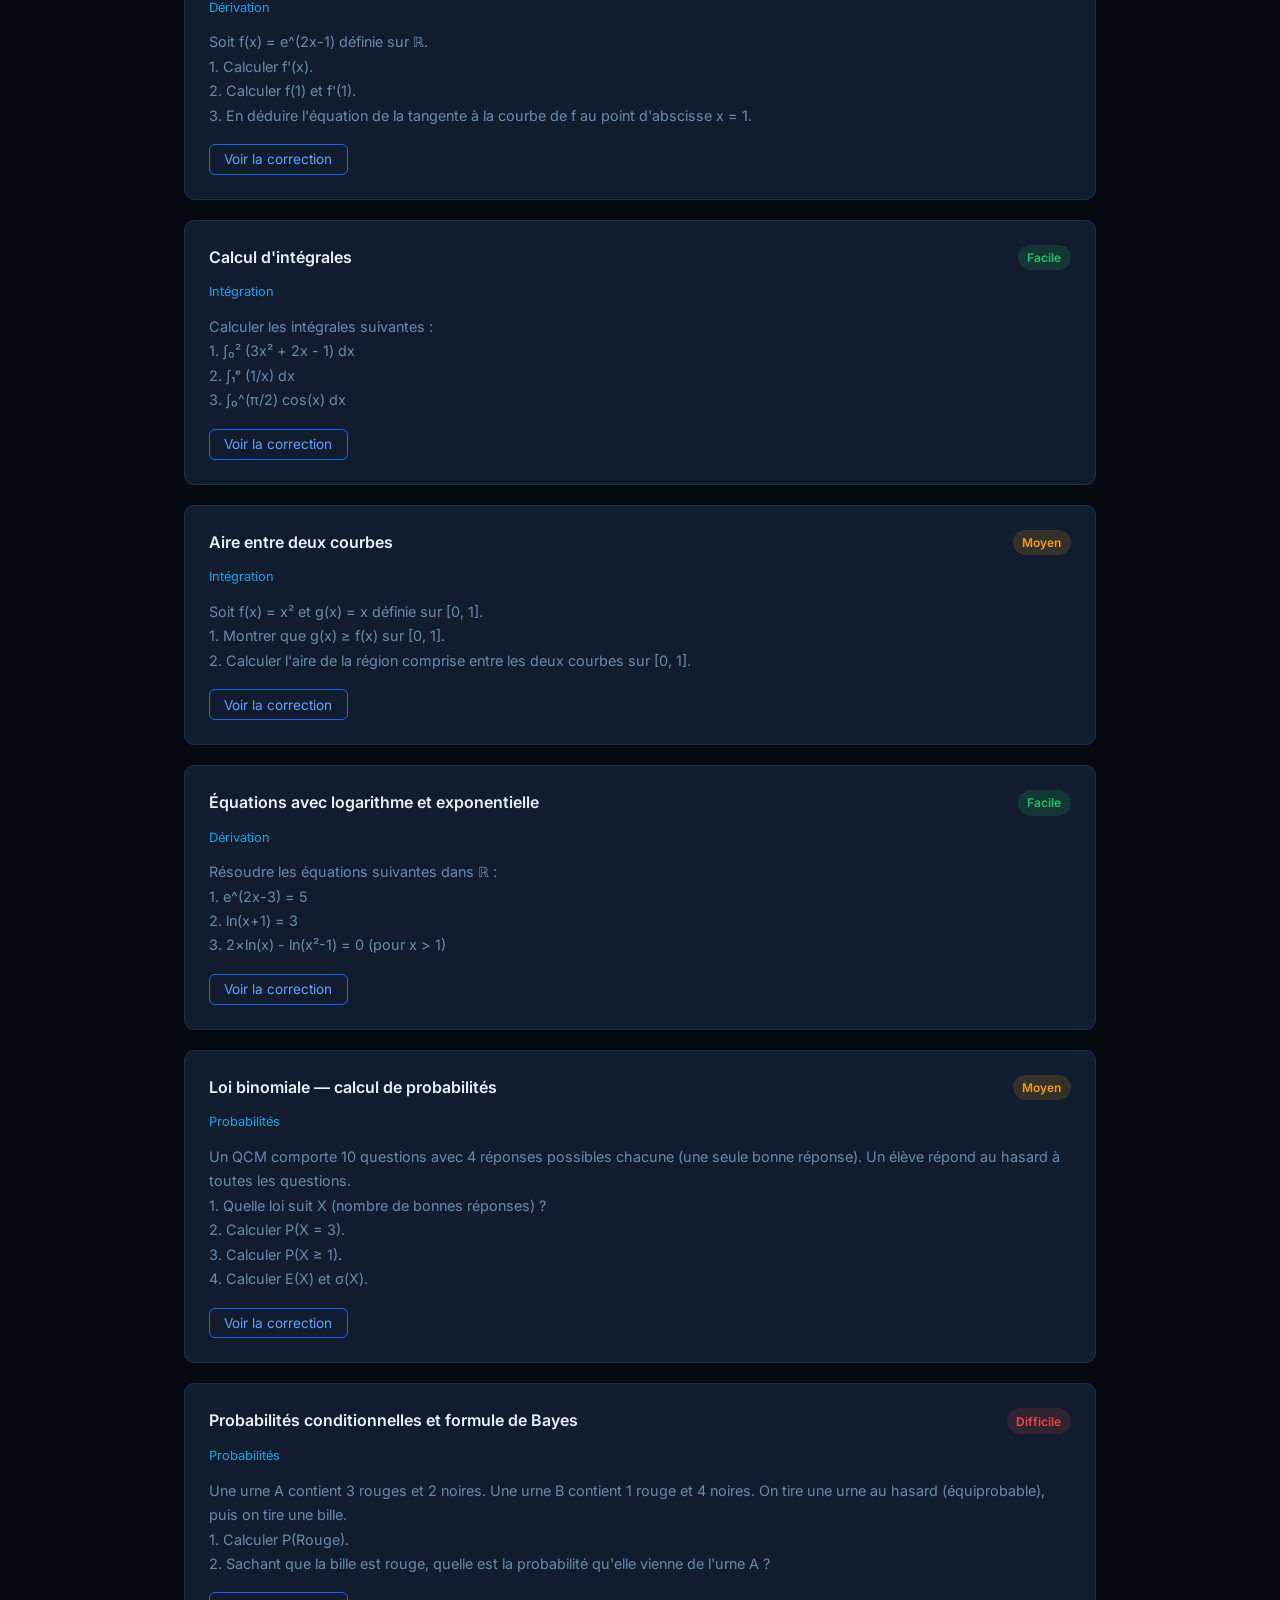
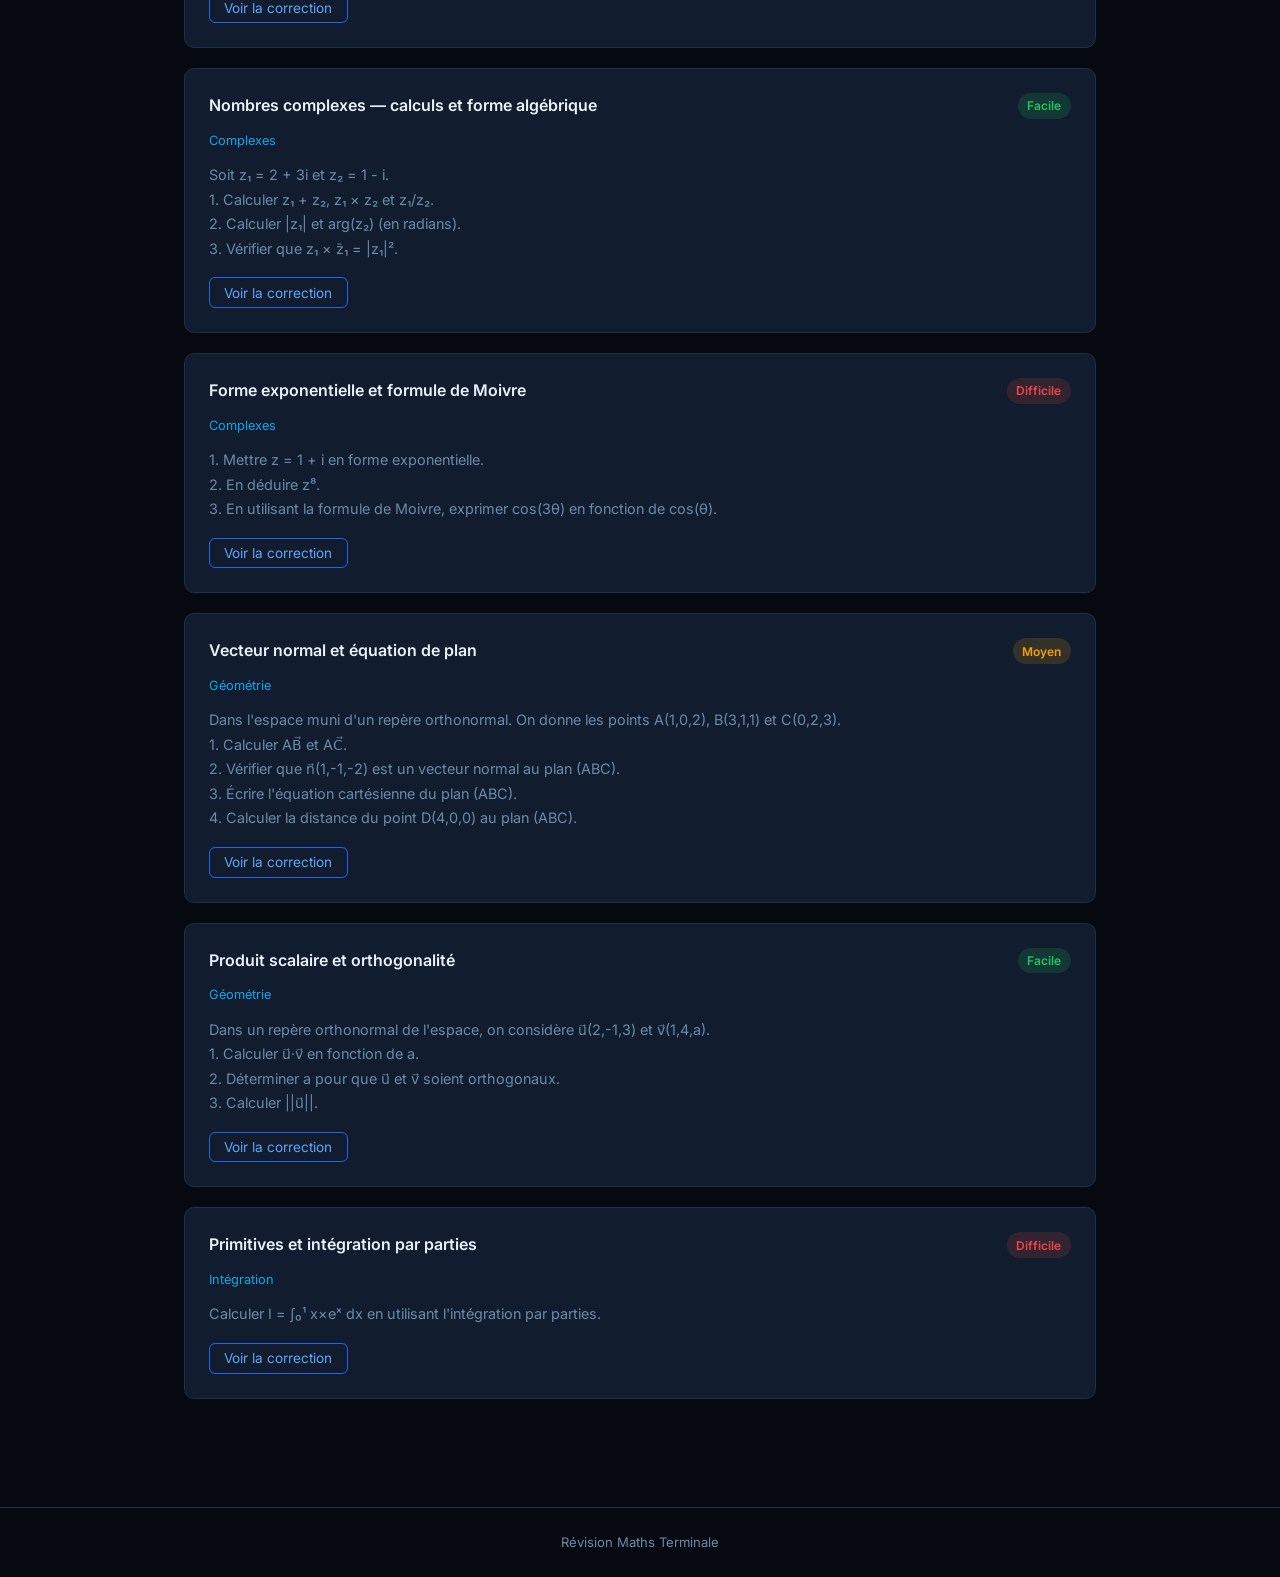
<file: exercices.html>
<!DOCTYPE html>
<html lang="fr">
<head>
  <meta charset="UTF-8" />
  <meta name="viewport" content="width=device-width, initial-scale=1.0" />
  <title>Exercices Maths</title>
  <link rel="stylesheet" href="style.css" />
</head>
<body>
  <nav>
    <a class="nav-logo" href="index.html">Révision Maths</a>
    <div class="nav-links">
      <a href="index.html">Accueil</a>
      <a href="quiz.html">Quiz</a>
      <a href="cours.html">Cours</a>
      <a href="exercices.html" class="active">Exercices</a>
    </div>
  </nav>

  <div class="container">
    <h1 style="font-size:1.8rem;font-weight:700;margin-bottom:0.5rem">Exercices corrigés</h1>
    <p style="color:var(--muted);margin-bottom:1.5rem">Entraînez-vous sur des exercices typiques du bac avec corrections détaillées.</p>

    <div class="filters" id="filters">
      <span class="filter-label">Niveau :</span>
      <button class="filter-btn active" data-niveau="Tous" onclick="setFilter(this,'niveau')">Tous</button>
      <button class="filter-btn" data-niveau="Facile" onclick="setFilter(this,'niveau')">Facile</button>
      <button class="filter-btn" data-niveau="Moyen" onclick="setFilter(this,'niveau')">Moyen</button>
      <button class="filter-btn" data-niveau="Difficile" onclick="setFilter(this,'niveau')">Difficile</button>
      <span class="filter-label" style="margin-left:1rem">Thème :</span>
      <button class="filter-btn active" data-theme="Tous" onclick="setFilter(this,'theme')">Tous</button>
      <button class="filter-btn" data-theme="Suites" onclick="setFilter(this,'theme')">Suites</button>
      <button class="filter-btn" data-theme="Dérivation" onclick="setFilter(this,'theme')">Dérivation</button>
      <button class="filter-btn" data-theme="Intégration" onclick="setFilter(this,'theme')">Intégration</button>
      <button class="filter-btn" data-theme="Probabilités" onclick="setFilter(this,'theme')">Probabilités</button>
      <button class="filter-btn" data-theme="Complexes" onclick="setFilter(this,'theme')">Complexes</button>
      <button class="filter-btn" data-theme="Géométrie" onclick="setFilter(this,'theme')">Géométrie</button>
    </div>

    <div id="exo-list"></div>
  </div>

  <footer>Révision Maths Terminale</footer>

  <script>
  const EXERCICES = [
    {
      id: 1,
      titre: "Suite arithmétique — terme général et somme",
      theme: "Suites",
      niveau: "Facile",
      enonce: "La suite (uₙ) est arithmétique de raison r = 3 et de premier terme u₁ = 5.\n1. Exprimer uₙ en fonction de n.\n2. Calculer u₁₀.\n3. Calculer la somme S = u₁ + u₂ + ... + u₁₀.",
      correction: `1. uₙ = u₁ + (n-1)×r = 5 + (n-1)×3 = 5 + 3n - 3 = 3n + 2

2. u₁₀ = 3×10 + 2 = 32

3. Somme de 10 termes consécutifs :
   S = 10 × (u₁ + u₁₀) / 2
   S = 10 × (5 + 32) / 2
   S = 10 × 37 / 2
   S = 185`,
      explication: "Formule terme général : uₙ = u₁ + (n-1)r. Somme arithmétique : n × (premier + dernier)/2."
    },
    {
      id: 2,
      titre: "Suite géométrique — terme général et comportement",
      theme: "Suites",
      niveau: "Facile",
      enonce: "La suite (vₙ) est géométrique de raison q = 1/2 et de premier terme v₀ = 64.\n1. Exprimer vₙ en fonction de n.\n2. Calculer v₅.\n3. Quelle est la limite de vₙ quand n → +∞ ?\n4. Calculer la somme S₆ = v₀ + v₁ + ... + v₅.",
      correction: `1. vₙ = v₀ × qⁿ = 64 × (1/2)ⁿ

2. v₅ = 64 × (1/2)⁵ = 64/32 = 2

3. |q| = 1/2 < 1 donc qⁿ → 0
   Donc lim vₙ = 64 × 0 = 0

4. S₆ = v₀ × (q⁶ - 1)/(q - 1)
   S₆ = 64 × ((1/2)⁶ - 1) / (1/2 - 1)
   S₆ = 64 × (1/64 - 1) / (-1/2)
   S₆ = 64 × (-63/64) / (-1/2)
   S₆ = 64 × (63/64) × 2 = 126`,
      explication: "vₙ = v₀×qⁿ. Si |q| < 1, la suite tend vers 0. Somme géométrique : v₀×(qⁿ-1)/(q-1)."
    },
    {
      id: 3,
      titre: "Étude d'une suite par récurrence",
      theme: "Suites",
      niveau: "Moyen",
      enonce: "On définit la suite (uₙ) par u₀ = 5 et uₙ₊₁ = uₙ/2 + 1.\n1. Calculer u₁, u₂, u₃.\n2. Conjecturer la limite de (uₙ).\n3. Démontrer par récurrence que uₙ ≥ 2 pour tout n ∈ ℕ.\n4. Montrer que (uₙ) est décroissante.\n5. Conclure sur la convergence.",
      correction: `1. u₁ = 5/2 + 1 = 3.5
   u₂ = 3.5/2 + 1 = 2.75
   u₃ = 2.75/2 + 1 = 2.375

2. La suite semble décroître vers 2.

3. Récurrence : Montrons que uₙ ≥ 2 pour tout n.
   • Initialisation : u₀ = 5 ≥ 2 ✓
   • Hérédité : Supposons uₙ ≥ 2.
     Alors uₙ₊₁ = uₙ/2 + 1 ≥ 2/2 + 1 = 2 ✓
   Donc uₙ ≥ 2 pour tout n ∈ ℕ.

4. uₙ₊₁ - uₙ = (uₙ/2 + 1) - uₙ = -uₙ/2 + 1 = (2 - uₙ)/2
   Comme uₙ ≥ 2, on a 2 - uₙ ≤ 0 donc uₙ₊₁ - uₙ ≤ 0.
   La suite est décroissante.

5. (uₙ) est décroissante et minorée par 2
   → Par le théorème des suites monotones, elle converge.
   Soit ℓ sa limite. En passant à la limite : ℓ = ℓ/2 + 1 → ℓ = 2.`,
      explication: "Méthode type bac : récurrence pour minoration, signe de uₙ₊₁-uₙ pour monotonie, puis théorème de convergence."
    },
    {
      id: 4,
      titre: "Dérivée et tableau de variations",
      theme: "Dérivation",
      niveau: "Facile",
      enonce: "Soit f(x) = x³ - 3x² + 1 définie sur ℝ.\n1. Calculer f'(x).\n2. Résoudre f'(x) = 0.\n3. Dresser le tableau de variations de f.\n4. En déduire les extremums locaux.",
      correction: `1. f'(x) = 3x² - 6x = 3x(x - 2)

2. f'(x) = 0 ⟺ 3x(x-2) = 0 ⟺ x = 0 ou x = 2

3. Signe de f'(x) = 3x(x-2) :
   • x < 0 : (−)(−) = + → f' > 0
   • 0 < x < 2 : (+)(−) = − → f' < 0
   • x > 2 : (+)(+) = + → f' > 0

   Tableau de variations :
   x    | -∞      0        2      +∞
   f'   |    +  0  -   0   +
   f    |   ↗   1  ↘  -3  ↗

   f(0) = 0 - 0 + 1 = 1
   f(2) = 8 - 12 + 1 = -3

4. Maximum local en x = 0 : f(0) = 1
   Minimum local en x = 2 : f(2) = -3`,
      explication: "f'(x) = 0 donne les candidats aux extremums. Le signe de f' donne le sens de variation, et le changement de signe donne le type d'extremum."
    },
    {
      id: 5,
      titre: "Dérivée d'une composée et équation de tangente",
      theme: "Dérivation",
      niveau: "Moyen",
      enonce: "Soit f(x) = e^(2x-1) définie sur ℝ.\n1. Calculer f'(x).\n2. Calculer f(1) et f'(1).\n3. En déduire l'équation de la tangente à la courbe de f au point d'abscisse x = 1.",
      correction: `1. f(x) = e^u avec u = 2x-1
   u' = 2
   f'(x) = u' × e^u = 2e^(2x-1)

2. f(1) = e^(2×1-1) = e^1 = e ≈ 2.718
   f'(1) = 2e^(2-1) = 2e

3. Équation de la tangente en x₀ = 1 :
   y = f'(1)(x - 1) + f(1)
   y = 2e(x - 1) + e
   y = 2ex - 2e + e
   y = 2ex - e
   y = e(2x - 1)`,
      explication: "Tangente en x₀ : y = f'(x₀)(x-x₀) + f(x₀). Pour une composée e^u : (e^u)' = u'×e^u."
    },
    {
      id: 6,
      titre: "Calcul d'intégrales",
      theme: "Intégration",
      niveau: "Facile",
      enonce: "Calculer les intégrales suivantes :\n1. ∫₀² (3x² + 2x - 1) dx\n2. ∫₁ᵉ (1/x) dx\n3. ∫₀^(π/2) cos(x) dx",
      correction: `1. Primitive de 3x²+2x-1 : F(x) = x³ + x² - x
   ∫₀² (3x²+2x-1)dx = F(2) - F(0)
   = (8 + 4 - 2) - (0 + 0 - 0) = 10

2. Primitive de 1/x : F(x) = ln(x) (pour x > 0)
   ∫₁ᵉ (1/x)dx = [ln(x)]₁ᵉ = ln(e) - ln(1) = 1 - 0 = 1

3. Primitive de cos(x) : F(x) = sin(x)
   ∫₀^(π/2) cos(x)dx = [sin(x)]₀^(π/2)
   = sin(π/2) - sin(0) = 1 - 0 = 1`,
      explication: "Théorème fondamental : ∫ₐᵇ f = F(b)-F(a). Savoir les primitives de base : xⁿ → xⁿ⁺¹/(n+1), 1/x → ln x, cos → sin."
    },
    {
      id: 7,
      titre: "Aire entre deux courbes",
      theme: "Intégration",
      niveau: "Moyen",
      enonce: "Soit f(x) = x² et g(x) = x définie sur [0, 1].\n1. Montrer que g(x) ≥ f(x) sur [0, 1].\n2. Calculer l'aire de la région comprise entre les deux courbes sur [0, 1].",
      correction: `1. g(x) - f(x) = x - x² = x(1-x)
   Sur [0,1] : x ≥ 0 et (1-x) ≥ 0
   Donc g(x) - f(x) ≥ 0, c'est-à-dire g(x) ≥ f(x) sur [0,1].

2. A = ∫₀¹ (g(x) - f(x)) dx
   A = ∫₀¹ (x - x²) dx
   A = [x²/2 - x³/3]₀¹
   A = (1/2 - 1/3) - (0 - 0)
   A = 3/6 - 2/6 = 1/6

   L'aire vaut 1/6 unité d'aire (u.a.)`,
      explication: "Aire entre deux courbes (avec f≥g) : A = ∫ₐᵇ (f(x)-g(x))dx. Toujours vérifier le signe avant d'intégrer."
    },
    {
      id: 8,
      titre: "Équations avec logarithme et exponentielle",
      theme: "Dérivation",
      niveau: "Facile",
      enonce: "Résoudre les équations suivantes dans ℝ :\n1. e^(2x-3) = 5\n2. ln(x+1) = 3\n3. 2×ln(x) - ln(x²-1) = 0 (pour x > 1)",
      correction: `1. e^(2x-3) = 5
   ⟺ 2x - 3 = ln(5)
   ⟺ 2x = 3 + ln(5)
   ⟺ x = (3 + ln(5))/2

2. ln(x+1) = 3
   ⟺ x + 1 = e³
   ⟺ x = e³ - 1

3. 2ln(x) - ln(x²-1) = 0
   ⟺ ln(x²) - ln(x²-1) = 0
   ⟺ ln(x²/(x²-1)) = 0
   ⟺ x²/(x²-1) = 1
   ⟺ x² = x² - 1
   ⟺ 0 = -1 → impossible
   Aucune solution (pour x > 1).`,
      explication: "eˣ = a ⟺ x = ln(a). ln(x) = b ⟺ x = eᵇ. Utiliser les propriétés : 2ln(x) = ln(x²), ln(a) - ln(b) = ln(a/b)."
    },
    {
      id: 9,
      titre: "Loi binomiale — calcul de probabilités",
      theme: "Probabilités",
      niveau: "Moyen",
      enonce: "Un QCM comporte 10 questions avec 4 réponses possibles chacune (une seule bonne réponse). Un élève répond au hasard à toutes les questions.\n1. Quelle loi suit X (nombre de bonnes réponses) ?\n2. Calculer P(X = 3).\n3. Calculer P(X ≥ 1).\n4. Calculer E(X) et σ(X).",
      correction: `1. Chaque question : p = 1/4 de succès, n = 10 essais indépendants.
   X suit la loi binomiale B(10, 1/4).

2. P(X = 3) = C(10,3) × (1/4)³ × (3/4)⁷
   C(10,3) = 120
   P(X = 3) = 120 × (1/64) × (3⁷/4⁷)
   3⁷ = 2187 et 4⁷ = 16384
   P(X = 3) = 120 × 2187 / (64 × 16384)
   P(X = 3) ≈ 0.250 (25%)

3. P(X ≥ 1) = 1 - P(X = 0)
   P(X = 0) = (3/4)¹⁰ ≈ 0.0563
   P(X ≥ 1) = 1 - 0.0563 ≈ 0.944 (94.4%)

4. E(X) = np = 10 × 1/4 = 2.5
   V(X) = np(1-p) = 10 × (1/4) × (3/4) = 1.875
   σ(X) = √1.875 ≈ 1.37`,
      explication: "Loi binomiale B(n,p) : n essais indépendants, même probabilité p. E(X)=np, V(X)=np(1-p). P(X≥1) = 1 - P(X=0) est souvent plus simple."
    },
    {
      id: 10,
      titre: "Probabilités conditionnelles et formule de Bayes",
      theme: "Probabilités",
      niveau: "Difficile",
      enonce: "Une urne A contient 3 rouges et 2 noires. Une urne B contient 1 rouge et 4 noires. On tire une urne au hasard (équiprobable), puis on tire une bille.\n1. Calculer P(Rouge).\n2. Sachant que la bille est rouge, quelle est la probabilité qu'elle vienne de l'urne A ?",
      correction: `Notons A : « choisir l'urne A » et R : « tirer une bille rouge ».

P(A) = P(B) = 1/2
P(R|A) = 3/5 (3 rouges sur 5 dans l'urne A)
P(R|B_urne) = 1/5 (1 rouge sur 5 dans l'urne B)

1. Formule des probabilités totales :
   P(R) = P(A)×P(R|A) + P(B_urne)×P(R|B_urne)
   P(R) = (1/2)×(3/5) + (1/2)×(1/5)
   P(R) = 3/10 + 1/10 = 4/10 = 2/5

2. Formule de Bayes :
   P(A|R) = P(A)×P(R|A) / P(R)
   P(A|R) = (1/2 × 3/5) / (2/5)
   P(A|R) = (3/10) / (4/10)
   P(A|R) = 3/4`,
      explication: "Formule des probabilités totales puis Bayes. Bien identifier la partition (A et B_urne), les probabilités conditionnelles, puis appliquer les formules."
    },
    {
      id: 11,
      titre: "Nombres complexes — calculs et forme algébrique",
      theme: "Complexes",
      niveau: "Facile",
      enonce: "Soit z₁ = 2 + 3i et z₂ = 1 - i.\n1. Calculer z₁ + z₂, z₁ × z₂ et z₁/z₂.\n2. Calculer |z₁| et arg(z₂) (en radians).\n3. Vérifier que z₁ × z̄₁ = |z₁|².",
      correction: `1. z₁ + z₂ = (2+1) + (3-1)i = 3 + 2i

   z₁ × z₂ = (2+3i)(1-i)
   = 2×1 + 2×(-i) + 3i×1 + 3i×(-i)
   = 2 - 2i + 3i - 3i²
   = 2 + i - 3×(-1) = 2 + i + 3 = 5 + i

   z₁/z₂ = z₁ × z̄₂ / (z₂ × z̄₂)
   z̄₂ = 1 + i,  z₂×z̄₂ = 1+1 = 2
   z₁ × z̄₂ = (2+3i)(1+i) = 2+2i+3i+3i² = 2+5i-3 = -1+5i
   z₁/z₂ = (-1+5i)/2 = -1/2 + (5/2)i

2. |z₁| = √(2²+3²) = √13

   z₂ = 1 - i = √2 × (1/√2 - i/√2) = √2 × (cos(-π/4) + i sin(-π/4))
   arg(z₂) = -π/4

3. z̄₁ = 2 - 3i
   z₁ × z̄₁ = (2+3i)(2-3i) = 4-9i² = 4+9 = 13 = (√13)² = |z₁|² ✓`,
      explication: "Division : multiplier numérateur et dénominateur par le conjugué du dénominateur. Module : √(a²+b²). Propriété : z×z̄ = |z|²."
    },
    {
      id: 12,
      titre: "Forme exponentielle et formule de Moivre",
      theme: "Complexes",
      niveau: "Difficile",
      enonce: "1. Mettre z = 1 + i en forme exponentielle.\n2. En déduire z⁸.\n3. En utilisant la formule de Moivre, exprimer cos(3θ) en fonction de cos(θ).",
      correction: `1. |z| = √(1²+1²) = √2
   arg(z) = π/4 (cos = 1/√2 = sin)
   z = √2 × e^(iπ/4)

2. z⁸ = (√2)⁸ × e^(i×8×π/4) = 2⁴ × e^(2iπ) = 16 × 1 = 16
   Vérification : z² = (1+i)² = 1+2i-1 = 2i
   z⁴ = (2i)² = -4
   z⁸ = (-4)² = 16 ✓

3. (cosθ + i sinθ)³ = cos(3θ) + i sin(3θ) [Moivre]

   Développer (cosθ + i sinθ)³ :
   = cos³θ + 3cos²θ×(isinθ) + 3cosθ×(isinθ)² + (isinθ)³
   = cos³θ + 3i cos²θ sinθ - 3cosθ sin²θ - i sin³θ

   Partie réelle = cos(3θ) :
   cos(3θ) = cos³θ - 3cosθ sin²θ
   = cos³θ - 3cosθ(1-cos²θ)
   cos(3θ) = 4cos³θ - 3cosθ`,
      explication: "Forme exponentielle : z = |z|e^(iθ). Puissances : (re^(iθ))ⁿ = rⁿe^(inθ). Moivre permet de linéariser sin et cos."
    },
    {
      id: 13,
      titre: "Vecteur normal et équation de plan",
      theme: "Géométrie",
      niveau: "Moyen",
      enonce: "Dans l'espace muni d'un repère orthonormal. On donne les points A(1,0,2), B(3,1,1) et C(0,2,3).\n1. Calculer AB⃗ et AC⃗.\n2. Vérifier que n⃗(1,-1,-2) est un vecteur normal au plan (ABC).\n3. Écrire l'équation cartésienne du plan (ABC).\n4. Calculer la distance du point D(4,0,0) au plan (ABC).",
      correction: `1. AB⃗ = B - A = (3-1, 1-0, 1-2) = (2, 1, -1)
   AC⃗ = C - A = (0-1, 2-0, 3-2) = (-1, 2, 1)

2. Vérifier n⃗·AB⃗ = 0 et n⃗·AC⃗ = 0 :
   n⃗·AB⃗ = 1×2 + (-1)×1 + (-2)×(-1) = 2 - 1 + 2 = 3 ≠ 0

   Recalculons le vrai vecteur normal (produit vectoriel) :
   n⃗ = AB⃗ × AC⃗
   nₓ = (1×1 - (-1)×2) = 1+2 = 3
   nᵧ = ((-1)×(-1) - 2×1) = 1-2 = -1
   n_z = (2×2 - 1×(-1)) = 4+1 = 5
   n⃗ = (3, -1, 5)

   Vérification : n⃗·AB⃗ = 6-1-5 = 0 ✓  n⃗·AC⃗ = -3-2+5 = 0 ✓

3. Plan passant par A(1,0,2), normal n⃗(3,-1,5) :
   3(x-1) - 1(y-0) + 5(z-2) = 0
   3x - 3 - y + 5z - 10 = 0
   3x - y + 5z = 13

4. Distance de D(4,0,0) au plan 3x - y + 5z - 13 = 0 :
   d = |3×4 - 1×0 + 5×0 - 13| / √(9+1+25)
   d = |12 - 13| / √35
   d = 1/√35 = √35/35 ≈ 0.169`,
      explication: "Vecteur normal : perpendiculaire à tous les vecteurs du plan (produit scalaire nul). Équation du plan : n⃗·AM⃗ = 0. Distance point-plan : |ax₀+by₀+cz₀+d|/√(a²+b²+c²)."
    },
    {
      id: 14,
      titre: "Produit scalaire et orthogonalité",
      theme: "Géométrie",
      niveau: "Facile",
      enonce: "Dans un repère orthonormal de l'espace, on considère u⃗(2,-1,3) et v⃗(1,4,a).\n1. Calculer u⃗·v⃗ en fonction de a.\n2. Déterminer a pour que u⃗ et v⃗ soient orthogonaux.\n3. Calculer ||u⃗||.",
      correction: `1. u⃗·v⃗ = 2×1 + (-1)×4 + 3×a
   u⃗·v⃗ = 2 - 4 + 3a = 3a - 2

2. u⃗ ⊥ v⃗ ⟺ u⃗·v⃗ = 0
   3a - 2 = 0
   a = 2/3

3. ||u⃗|| = √(2² + (-1)² + 3²)
   = √(4 + 1 + 9)
   = √14`,
      explication: "Produit scalaire analytique : ad+be+cf. Orthogonalité ⟺ produit scalaire = 0. Norme : √(a²+b²+c²)."
    },
    {
      id: 15,
      titre: "Primitives et intégration par parties",
      theme: "Intégration",
      niveau: "Difficile",
      enonce: "Calculer I = ∫₀¹ x×eˣ dx en utilisant l'intégration par parties.",
      correction: `Intégration par parties : ∫ u×v' = [u×v] - ∫ u'×v

Choix :
  u = x     → u' = 1
  v' = eˣ   → v = eˣ

Application :
  I = [x×eˣ]₀¹ - ∫₀¹ 1×eˣ dx
  I = (1×e¹ - 0×e⁰) - [eˣ]₀¹
  I = e - 0 - (e¹ - e⁰)
  I = e - (e - 1)
  I = e - e + 1
  I = 1`,
      explication: "IPP : choisir u comme la fonction qu'on dérive facilement, v' comme celle qu'on intègre facilement. Mnémotechnique 'ALPES' : Arctan, Log, Puissance, Expo, Sin/cos → choisir u dans cet ordre."
    }
  ];

  let filtreNiveau = 'Tous';
  let filtreTheme = 'Tous';

  function setFilter(btn, type) {
    const val = btn.dataset[type];
    if (type === 'niveau') {
      filtreNiveau = val;
      document.querySelectorAll('[data-niveau]').forEach(b => b.classList.toggle('active', b.dataset.niveau === val));
    } else {
      filtreTheme = val;
      document.querySelectorAll('[data-theme]').forEach(b => b.classList.toggle('active', b.dataset.theme === val));
    }
    renderExos();
  }

  function renderExos() {
    const list = document.getElementById('exo-list');
    const filtered = EXERCICES.filter(e =>
      (filtreNiveau === 'Tous' || e.niveau === filtreNiveau) &&
      (filtreTheme === 'Tous' || e.theme === filtreTheme)
    );

    if (filtered.length === 0) {
      list.innerHTML = '<p style="color:var(--muted);text-align:center;padding:2rem">Aucun exercice pour ces filtres.</p>';
      return;
    }

    list.innerHTML = filtered.map(e => {
      const badgeClass = e.niveau === 'Facile' ? 'badge-facile' : e.niveau === 'Moyen' ? 'badge-moyen' : 'badge-difficile';
      return `
        <div class="exo-card">
          <div class="exo-header">
            <div class="exo-title">${e.titre}</div>
            <span class="badge ${badgeClass}">${e.niveau}</span>
          </div>
          <div class="exo-meta">${e.theme}</div>
          <div class="exo-enonce">${escNl(e.enonce)}</div>
          <button class="toggle-correction" onclick="toggleCorrection(this)">Voir la correction</button>
          <div class="correction-wrap">
            <div class="math-block">${esc(e.correction)}</div>
            <div class="explication">${e.explication}</div>
          </div>
        </div>`;
    }).join('');
  }

  function esc(str) {
    return str.replace(/&/g,'&amp;').replace(/</g,'&lt;').replace(/>/g,'&gt;');
  }

  function escNl(str) {
    return str.replace(/&/g,'&amp;').replace(/</g,'&lt;').replace(/>/g,'&gt;').replace(/\n/g,'<br>');
  }

  function toggleCorrection(btn) {
    const wrap = btn.nextElementSibling;
    const isOpen = wrap.classList.contains('show');
    wrap.classList.toggle('show', !isOpen);
    btn.textContent = isOpen ? 'Voir la correction' : 'Masquer la correction';
  }

  renderExos();
  </script>
</body>
</html>
</file>
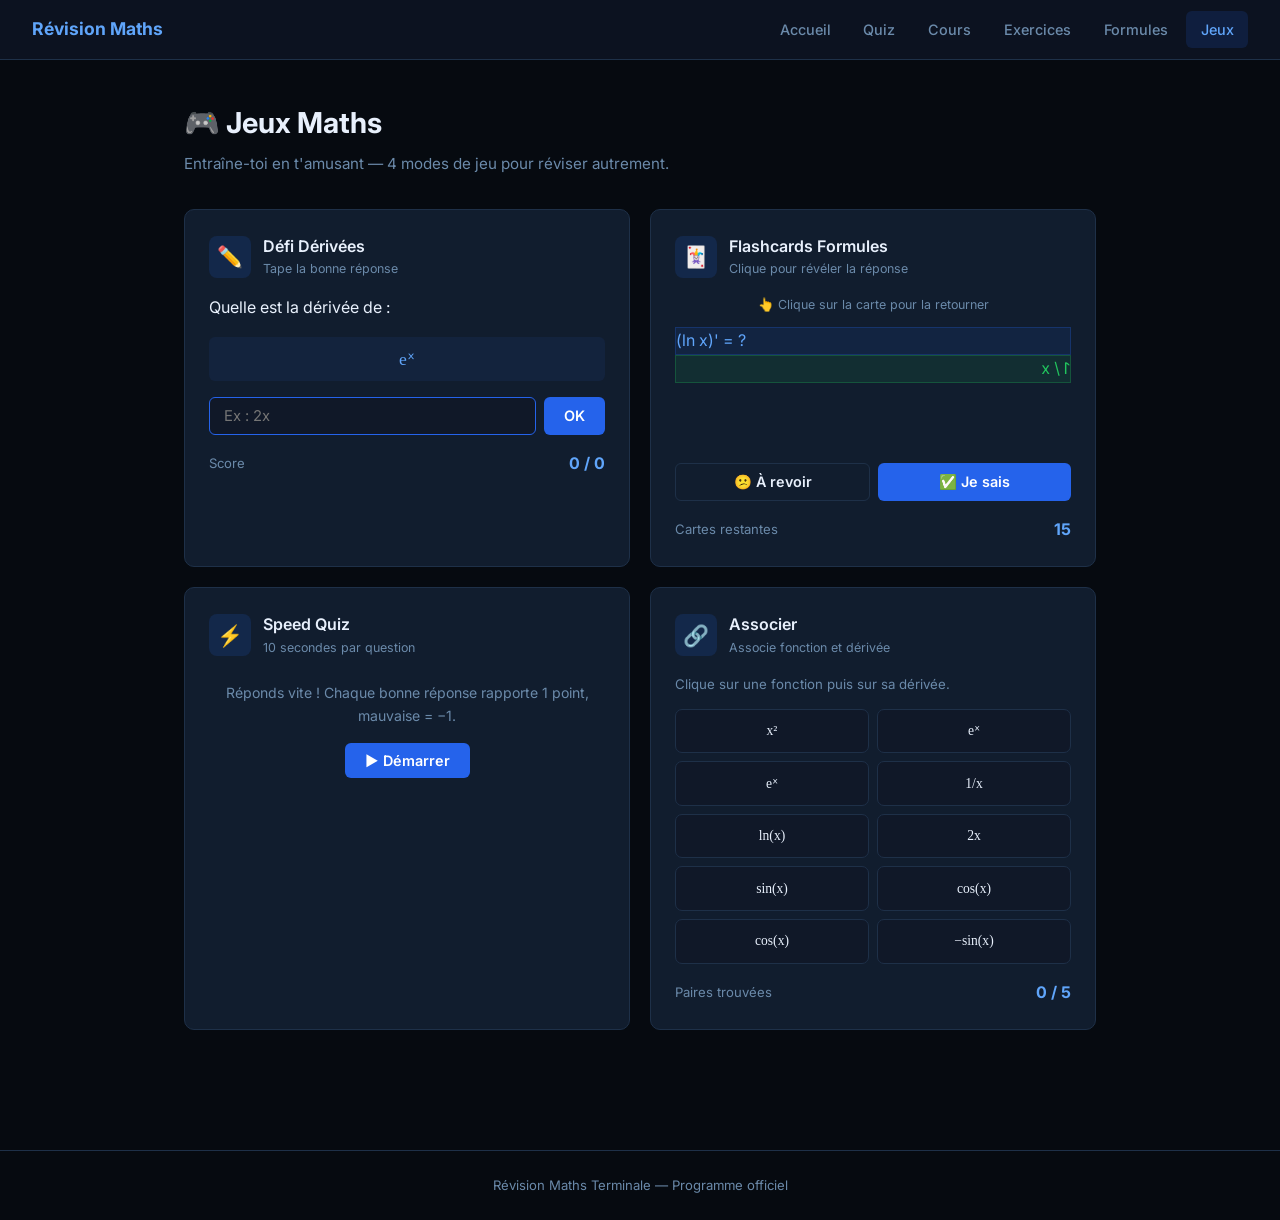
<file: jeux.html>
<!DOCTYPE html>
<html lang="fr">
<head>
  <meta charset="UTF-8" />
  <meta name="viewport" content="width=device-width, initial-scale=1.0" />
  <title>Jeux — Révision Maths Terminale</title>
  <link rel="stylesheet" href="style.css" />
</head>
<body>
  <nav>
    <a class="nav-logo" href="index.html">Révision Maths</a>
    <div class="nav-links">
      <a href="index.html">Accueil</a>
      <a href="quiz.html">Quiz</a>
      <a href="cours.html">Cours</a>
      <a href="exercices.html">Exercices</a>
      <a href="formules.html">Formules</a>
      <a href="jeux.html" class="active">Jeux</a>
    </div>
  </nav>

  <div class="container">
    <h1 class="page-title">🎮 Jeux Maths</h1>
    <p class="page-subtitle">Entraîne-toi en t'amusant — 4 modes de jeu pour réviser autrement.</p>

    <div class="jeux-grid">

      <!-- JEU 1 : DÉFI DÉRIVÉES (saisie libre) -->
      <div class="jeu-card" id="jeu-derivees">
        <div class="jeu-card-header">
          <div class="jeu-icon">✏️</div>
          <div>
            <h3>Défi Dérivées</h3>
            <div style="font-size:0.78rem;color:var(--muted)">Tape la bonne réponse</div>
          </div>
        </div>
        <div class="jeu-question">Quelle est la dérivée de :</div>
        <span class="jeu-expr" id="deriv-expr">x²</span>
        <div class="jeu-input-row">
          <input class="jeu-input" id="deriv-input" placeholder="Ex : 2x" onkeydown="if(event.key==='Enter') checkDerivee()" />
          <button class="btn" onclick="checkDerivee()">OK</button>
        </div>
        <div class="jeu-feedback" id="deriv-fb"></div>
        <div class="jeu-score-row">
          <span>Score</span>
          <span class="jeu-score-val" id="deriv-score">0 / 0</span>
        </div>
      </div>

      <!-- JEU 2 : FLASHCARDS -->
      <div class="jeu-card" id="jeu-flash">
        <div class="jeu-card-header">
          <div class="jeu-icon">🃏</div>
          <div>
            <h3>Flashcards Formules</h3>
            <div style="font-size:0.78rem;color:var(--muted)">Clique pour révéler la réponse</div>
          </div>
        </div>
        <div class="flashcard-hint">👆 Clique sur la carte pour la retourner</div>
        <div class="flashcard-wrap" id="flash-card" onclick="flipCard()">
          <div class="flashcard-inner">
            <div class="flashcard-front" id="flash-front">Formule ici</div>
            <div class="flashcard-back" id="flash-back">Réponse ici</div>
          </div>
        </div>
        <div class="flashcard-btns" style="margin-top:0.5rem">
          <button class="btn btn-outline" style="flex:1" onclick="rateCard(false)">😕 À revoir</button>
          <button class="btn" style="flex:1" onclick="rateCard(true)">✅ Je sais</button>
        </div>
        <div class="jeu-score-row">
          <span>Cartes restantes</span>
          <span class="jeu-score-val" id="flash-remaining">—</span>
        </div>
      </div>

      <!-- JEU 3 : SPEED QUIZ (chrono) -->
      <div class="jeu-card" id="jeu-speed">
        <div class="jeu-card-header">
          <div class="jeu-icon">⚡</div>
          <div>
            <h3>Speed Quiz</h3>
            <div style="font-size:0.78rem;color:var(--muted)">10 secondes par question</div>
          </div>
        </div>
        <div id="speed-start-area" style="text-align:center;padding:0.5rem 0 1rem">
          <p style="color:var(--muted);font-size:0.88rem;margin-bottom:1rem">Réponds vite ! Chaque bonne réponse rapporte 1 point, mauvaise = −1.</p>
          <button class="btn" onclick="startSpeed()">▶ Démarrer</button>
        </div>
        <div id="speed-game-area" style="display:none">
          <div class="timer-display" id="speed-timer">10</div>
          <div class="timer-bar"><div class="timer-fill" id="speed-fill" style="width:100%"></div></div>
          <div class="jeu-question" id="speed-q" style="font-weight:600;margin-bottom:0.5rem"></div>
          <div class="mc-options" id="speed-opts"></div>
        </div>
        <div id="speed-result-area" style="display:none;text-align:center;padding:0.5rem 0">
          <div style="font-size:2.5rem;font-weight:700;color:var(--primary-light)" id="speed-final">0</div>
          <div style="color:var(--muted);font-size:0.88rem;margin-bottom:1rem">points</div>
          <button class="btn btn-outline" onclick="startSpeed()">🔄 Rejouer</button>
        </div>
        <div class="jeu-score-row" id="speed-score-row" style="display:none">
          <span>Score en cours</span>
          <span class="jeu-score-val" id="speed-score">0</span>
        </div>
      </div>

      <!-- JEU 4 : ASSOCIER (matching) -->
      <div class="jeu-card" id="jeu-match">
        <div class="jeu-card-header">
          <div class="jeu-icon">🔗</div>
          <div>
            <h3>Associer</h3>
            <div style="font-size:0.78rem;color:var(--muted)">Associe fonction et dérivée</div>
          </div>
        </div>
        <p style="font-size:0.83rem;color:var(--muted);margin-bottom:0.85rem">Clique sur une fonction puis sur sa dérivée.</p>
        <div class="match-grid" id="match-grid"></div>
        <div class="jeu-feedback" id="match-fb" style="margin-top:0.75rem"></div>
        <div class="jeu-score-row">
          <span>Paires trouvées</span>
          <span class="jeu-score-val" id="match-score">0 / 5</span>
        </div>
      </div>

    </div>
  </div>

  <footer>Révision Maths Terminale — Programme officiel</footer>

<script>
/* ==================== JEU 1 : DÉRIVÉES ==================== */
const derivQuestions = [
  { expr: 'x²',        ans: ['2x'] },
  { expr: 'x³',        ans: ['3x²', '3x2'] },
  { expr: 'x⁴',        ans: ['4x³', '4x3'] },
  { expr: '√x',        ans: ['1/(2√x)', '1/2√x', '0.5/√x'] },
  { expr: 'eˣ',        ans: ['eˣ', 'ex'] },
  { expr: 'ln(x)',     ans: ['1/x'] },
  { expr: 'sin(x)',    ans: ['cos(x)', 'cosx', 'cos x'] },
  { expr: 'cos(x)',    ans: ['-sin(x)', '-sinx', '−sin(x)', '-sin x'] },
  { expr: '1/x',       ans: ['-1/x²', '-1/x2', '−1/x²'] },
  { expr: '5x³',       ans: ['15x²', '15x2'] },
  { expr: '2eˣ',       ans: ['2eˣ', '2ex'] },
  { expr: 'ln(2x)',    ans: ['1/x'] },
  { expr: 'x⁵',        ans: ['5x⁴', '5x4'] },
  { expr: '3x²',       ans: ['6x'] },
];

let derivIdx = 0, derivOk = 0, derivTotal = 0;

function shuffleDerivee() {
  derivIdx = Math.floor(Math.random() * derivQuestions.length);
  document.getElementById('deriv-expr').textContent = derivQuestions[derivIdx].expr;
  document.getElementById('deriv-input').value = '';
  document.getElementById('deriv-input').focus();
  const fb = document.getElementById('deriv-fb');
  fb.className = 'jeu-feedback';
}

function checkDerivee() {
  const input = document.getElementById('deriv-input').value.trim().toLowerCase().replace(/\s/g,'');
  const q = derivQuestions[derivIdx];
  const fb = document.getElementById('deriv-fb');
  const correct = q.ans.some(a => a.toLowerCase().replace(/\s/g,'') === input);
  derivTotal++;
  if (correct) {
    derivOk++;
    fb.textContent = '✅ Bravo ! C\'est bien ' + q.ans[0];
    fb.className = 'jeu-feedback correct show';
  } else {
    fb.textContent = '❌ Raté ! La réponse était : ' + q.ans[0];
    fb.className = 'jeu-feedback wrong show';
  }
  document.getElementById('deriv-score').textContent = derivOk + ' / ' + derivTotal;
  setTimeout(shuffleDerivee, 1500);
}

shuffleDerivee();

/* ==================== JEU 2 : FLASHCARDS ==================== */
const flashcards = [
  { q: '(xⁿ)\'  = ?',       a: 'n · xⁿ⁻¹' },
  { q: '(eˣ)\'  = ?',       a: 'eˣ' },
  { q: '(ln x)\' = ?',      a: '1 / x' },
  { q: '(sin x)\' = ?',     a: 'cos x' },
  { q: '(cos x)\' = ?',     a: '−sin x' },
  { q: '∫ eˣ dx = ?',       a: 'eˣ + C' },
  { q: '∫ 1/x dx = ?',      a: 'ln|x| + C' },
  { q: '∫ cos x dx = ?',    a: 'sin x + C' },
  { q: 'Somme géométrique ?',a: 'u₀(1−qⁿ⁺¹)/(1−q)' },
  { q: 'Terme géométrique ?',a: 'uₙ = u₀ · qⁿ' },
  { q: '|z| si z=a+ib ?',   a: '√(a² + b²)' },
  { q: 'E(X) loi B(n,p) ?', a: 'n · p' },
  { q: 'P(A∪B) = ?',        a: 'P(A) + P(B) − P(A∩B)' },
  { q: 'P(A∩B) = ?',        a: 'P(A) × P(B|A)' },
  { q: 'u·v⃗ produit scalaire en 3D ?', a: 'x₁x₂ + y₁y₂ + z₁z₂' },
];

let flashDeck = [], flashFlipped = false;

function initFlash() {
  flashDeck = [...flashcards].sort(() => Math.random() - 0.5);
  updateFlashCard();
}

function updateFlashCard() {
  flashFlipped = false;
  document.getElementById('flash-card').classList.remove('flipped');
  if (flashDeck.length === 0) {
    document.getElementById('flash-front').textContent = '🎉 Toutes les cartes vues !';
    document.getElementById('flash-back').textContent = 'Recommence !';
    document.getElementById('flash-remaining').textContent = '0';
    return;
  }
  const c = flashDeck[0];
  document.getElementById('flash-front').textContent = c.q;
  document.getElementById('flash-back').textContent = c.a;
  document.getElementById('flash-remaining').textContent = flashDeck.length;
}

function flipCard() {
  flashFlipped = !flashFlipped;
  document.getElementById('flash-card').classList.toggle('flipped', flashFlipped);
}

function rateCard(knew) {
  if (flashDeck.length === 0) { initFlash(); return; }
  const card = flashDeck.shift();
  if (!knew) flashDeck.push(card); // remettre à la fin
  updateFlashCard();
}

initFlash();

/* ==================== JEU 3 : SPEED QUIZ ==================== */
const speedQuestions = [
  { q: 'Dérivée de x³ ?',         opts: ['3x²','2x','x²','3x'], ans: 0 },
  { q: 'Dérivée de eˣ ?',         opts: ['eˣ','xeˣ','eˣ⁻¹','1'], ans: 0 },
  { q: '∫ eˣ dx = ?',             opts: ['eˣ + C','xeˣ + C','eˣ⁻¹ + C','e + C'], ans: 0 },
  { q: '∫ 1/x dx = ?',            opts: ['ln|x| + C','1/x² + C','x⁻¹ + C','−1/x + C'], ans: 0 },
  { q: 'Limite de (1+1/n)ⁿ ?',    opts: ['e','∞','1','π'], ans: 0 },
  { q: 'uₙ suite géométrique ?',   opts: ['u₀·qⁿ','u₀+n·r','n·u₀','u₀/n'], ans: 0 },
  { q: 'P(A∪B) si A∩B=∅ ?',       opts: ['P(A)+P(B)','P(A)·P(B)','P(A)−P(B)','1'], ans: 0 },
  { q: 'E(X) pour B(n,p) ?',      opts: ['np','n/p','p/n','n+p'], ans: 0 },
  { q: '|z| si z = 3 + 4i ?',     opts: ['5','7','1','√7'], ans: 0 },
  { q: 'Dérivée de ln(x) ?',      opts: ['1/x','1/x²','ln(x)','x·ln(x)'], ans: 0 },
  { q: 'Dérivée de sin(x) ?',     opts: ['cos x','−cos x','−sin x','sin x'], ans: 0 },
  { q: '∫₀¹ x dx = ?',            opts: ['1/2','1','0','2'], ans: 0 },
  { q: 'uₙ arithmétique terme ?', opts: ['u₀+n·r','u₀·qⁿ','n·r','u₀/n'], ans: 0 },
  { q: '(uv)\' = ?',               opts: ["u'v+uv'","u'v'","u'v−uv'","uv'"], ans: 0 },
  { q: 'Dérivée de cos(x) ?',     opts: ['−sin x','sin x','cos x','−cos x'], ans: 0 },
];

let speedTimer, speedTimeLeft, speedScore, speedQIdx, speedShuffled;

function startSpeed() {
  document.getElementById('speed-start-area').style.display = 'none';
  document.getElementById('speed-result-area').style.display = 'none';
  document.getElementById('speed-game-area').style.display = 'block';
  document.getElementById('speed-score-row').style.display = 'flex';
  speedScore = 0;
  speedQIdx = 0;
  speedShuffled = [...speedQuestions].sort(() => Math.random() - 0.5);
  document.getElementById('speed-score').textContent = '0';
  nextSpeedQ();
}

function nextSpeedQ() {
  if (speedQIdx >= speedShuffled.length) { endSpeed(); return; }
  const q = speedShuffled[speedQIdx];
  document.getElementById('speed-q').textContent = q.q;
  const optsEl = document.getElementById('speed-opts');
  optsEl.innerHTML = '';
  // Shuffle options but keep track of correct
  const indices = [0,1,2,3].sort(() => Math.random() - 0.5);
  indices.forEach(i => {
    const btn = document.createElement('button');
    btn.className = 'mc-btn';
    btn.textContent = q.opts[i];
    btn.onclick = () => answerSpeed(i === q.ans, btn, optsEl);
    optsEl.appendChild(btn);
  });
  startSpeedTimer();
}

function startSpeedTimer() {
  clearInterval(speedTimer);
  speedTimeLeft = 10;
  updateTimerDisplay();
  speedTimer = setInterval(() => {
    speedTimeLeft -= 0.1;
    updateTimerDisplay();
    if (speedTimeLeft <= 0) {
      clearInterval(speedTimer);
      // timeout = wrong
      speedScore = Math.max(0, speedScore - 1);
      document.getElementById('speed-score').textContent = speedScore;
      disableSpeedOpts();
      setTimeout(() => { speedQIdx++; nextSpeedQ(); }, 800);
    }
  }, 100);
}

function updateTimerDisplay() {
  const t = Math.ceil(speedTimeLeft);
  const el = document.getElementById('speed-timer');
  el.textContent = t;
  el.className = 'timer-display' + (t <= 3 ? ' danger' : '');
  const fill = document.getElementById('speed-fill');
  fill.style.width = (speedTimeLeft / 10 * 100) + '%';
  fill.className = 'timer-fill' + (t <= 3 ? ' danger' : '');
}

function answerSpeed(correct, btn, container) {
  clearInterval(speedTimer);
  disableSpeedOpts();
  if (correct) {
    btn.classList.add('correct');
    speedScore++;
  } else {
    btn.classList.add('wrong');
    speedScore = Math.max(0, speedScore - 1);
  }
  document.getElementById('speed-score').textContent = speedScore;
  setTimeout(() => { speedQIdx++; nextSpeedQ(); }, 700);
}

function disableSpeedOpts() {
  document.querySelectorAll('#speed-opts .mc-btn').forEach(b => b.disabled = true);
}

function endSpeed() {
  document.getElementById('speed-game-area').style.display = 'none';
  document.getElementById('speed-score-row').style.display = 'none';
  document.getElementById('speed-result-area').style.display = 'block';
  document.getElementById('speed-final').textContent = speedScore;
}

/* ==================== JEU 4 : ASSOCIER ==================== */
const matchPairs = [
  { fn: 'x²',     deriv: '2x' },
  { fn: 'eˣ',     deriv: 'eˣ' },
  { fn: 'ln(x)',  deriv: '1/x' },
  { fn: 'sin(x)', deriv: 'cos(x)' },
  { fn: 'cos(x)', deriv: '−sin(x)' },
];

let matchSelected = null, matchFound = 0;

function initMatch() {
  matchFound = 0;
  matchSelected = null;
  document.getElementById('match-score').textContent = '0 / 5';
  const fb = document.getElementById('match-fb');
  fb.className = 'jeu-feedback';

  // Build shuffled left and right columns
  const lefts = [...matchPairs].sort(() => Math.random() - 0.5);
  const rights = [...matchPairs].sort(() => Math.random() - 0.5);

  const grid = document.getElementById('match-grid');
  grid.innerHTML = '';

  lefts.forEach((p, i) => {
    // Left cell (function)
    const lCell = document.createElement('div');
    lCell.className = 'match-item';
    lCell.textContent = p.fn;
    lCell.dataset.type = 'fn';
    lCell.dataset.key = p.fn;
    lCell.onclick = () => selectMatch(lCell);
    grid.appendChild(lCell);

    // Right cell (derivative) - from rights[i]
    const rCell = document.createElement('div');
    rCell.className = 'match-item';
    rCell.textContent = rights[i].deriv;
    rCell.dataset.type = 'deriv';
    rCell.dataset.key = rights[i].fn; // which fn this deriv belongs to
    rCell.onclick = () => selectMatch(rCell);
    grid.appendChild(rCell);
  });
}

function selectMatch(cell) {
  if (cell.classList.contains('matched')) return;

  if (!matchSelected) {
    // First selection
    matchSelected = cell;
    cell.classList.add('selected');
    return;
  }

  // Second selection — must be different type
  if (matchSelected.dataset.type === cell.dataset.type) {
    matchSelected.classList.remove('selected');
    matchSelected = cell;
    cell.classList.add('selected');
    return;
  }

  // Check if they match
  const fnCell = matchSelected.dataset.type === 'fn' ? matchSelected : cell;
  const dCell  = matchSelected.dataset.type === 'deriv' ? matchSelected : cell;

  const isMatch = fnCell.dataset.key === dCell.dataset.key;

  matchSelected.classList.remove('selected');
  matchSelected = null;

  const fb = document.getElementById('match-fb');

  if (isMatch) {
    fnCell.classList.add('matched');
    dCell.classList.add('matched');
    matchFound++;
    document.getElementById('match-score').textContent = matchFound + ' / 5';
    if (matchFound === 5) {
      fb.textContent = '🎉 Bravo, toutes les paires trouvées !';
      fb.className = 'jeu-feedback correct show';
      setTimeout(initMatch, 2500);
    }
  } else {
    fnCell.classList.add('wrong-match');
    dCell.classList.add('wrong-match');
    fb.textContent = '❌ Pas la bonne paire, réessaie !';
    fb.className = 'jeu-feedback wrong show';
    setTimeout(() => {
      fnCell.classList.remove('wrong-match');
      dCell.classList.remove('wrong-match');
      fb.className = 'jeu-feedback';
    }, 700);
  }
}

initMatch();
</script>
</body>
</html>
</file>
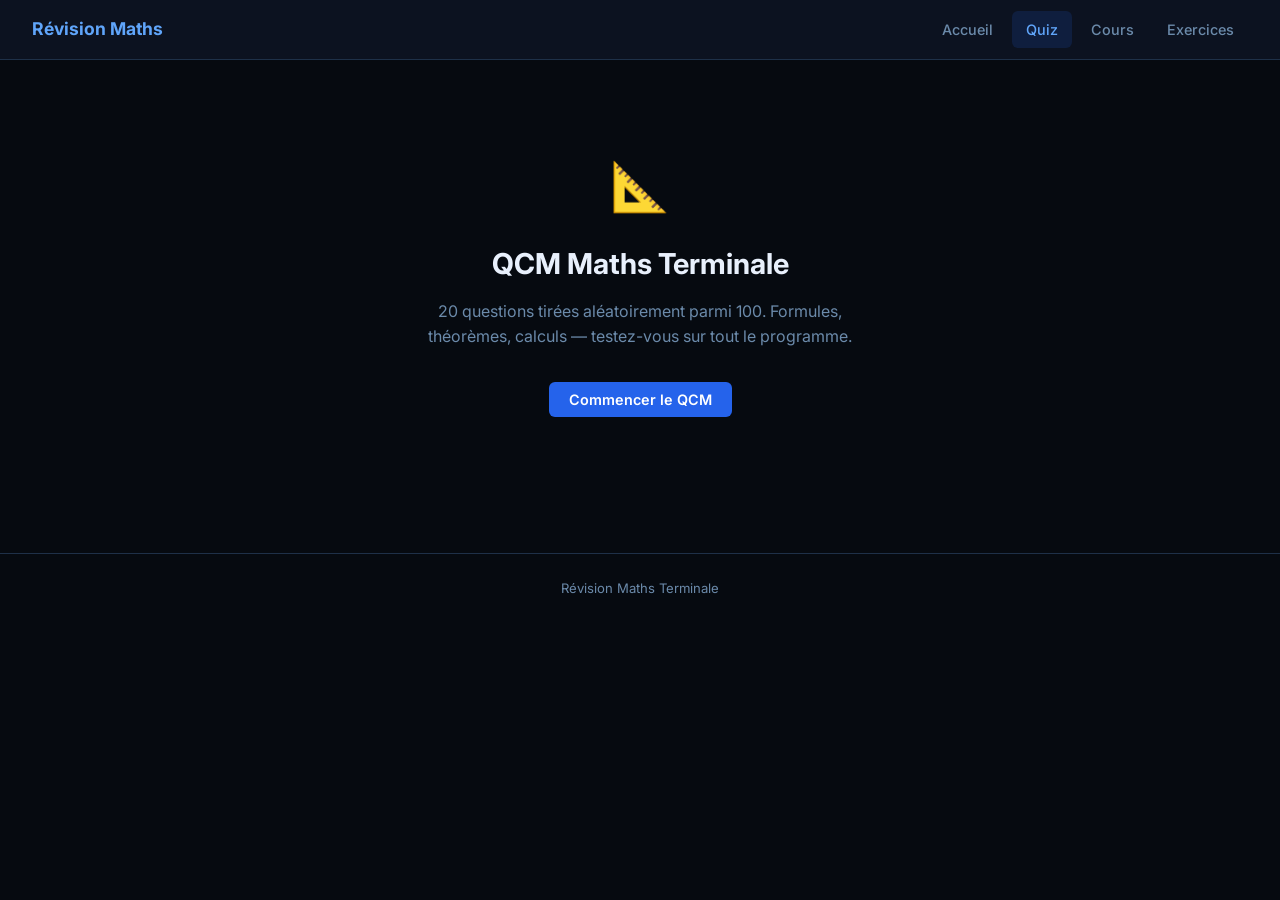
<file: quiz.html>
<!DOCTYPE html>
<html lang="fr">
<head>
  <meta charset="UTF-8" />
  <meta name="viewport" content="width=device-width, initial-scale=1.0" />
  <title>QCM Maths</title>
  <link rel="stylesheet" href="style.css" />
</head>
<body>
  <nav>
    <a class="nav-logo" href="index.html">Révision Maths</a>
    <div class="nav-links">
      <a href="index.html">Accueil</a>
      <a href="quiz.html" class="active">Quiz</a>
      <a href="cours.html">Cours</a>
      <a href="exercices.html">Exercices</a>
    </div>
  </nav>

  <div class="container">
    <div class="quiz-wrap">
      <div id="start-screen" style="text-align:center;padding:3rem 1rem">
        <div style="font-size:3rem;margin-bottom:1rem">📐</div>
        <h1 style="font-size:1.8rem;font-weight:700;margin-bottom:0.75rem">QCM Maths Terminale</h1>
        <p style="color:var(--muted);max-width:440px;margin:0 auto 2rem">20 questions tirées aléatoirement parmi 100. Formules, théorèmes, calculs — testez-vous sur tout le programme.</p>
        <button class="btn" onclick="startQuiz()">Commencer le QCM</button>
      </div>

      <div id="quiz-screen" style="display:none">
        <div class="quiz-header">
          <span id="q-counter" style="color:var(--muted);font-size:0.9rem">Question 1 / 20</span>
          <span id="score-live" style="color:var(--primary-light);font-size:0.9rem;font-weight:600">Score : 0</span>
        </div>
        <div class="progress-bar"><div class="progress-fill" id="progress-fill" style="width:5%"></div></div>
        <div class="question-card">
          <div class="theme-badge" id="q-theme"></div>
          <div class="question-num" id="q-num"></div>
          <div class="question-text" id="q-text"></div>
          <div class="options" id="options"></div>
          <div class="explanation" id="explanation"></div>
        </div>
        <div class="quiz-nav">
          <button class="btn" id="next-btn" onclick="nextQuestion()" style="display:none">Question suivante →</button>
        </div>
      </div>

      <div id="result-screen" style="display:none">
        <div class="score-card">
          <div class="score-num" id="final-score"></div>
          <div class="score-label">points sur 20</div>
          <div class="score-msg" id="score-msg"></div>
          <p id="score-detail" style="color:var(--muted);font-size:0.9rem;margin-top:0.5rem"></p>
          <div class="score-actions">
            <button class="btn" onclick="startQuiz()">Rejouer</button>
            <a class="btn btn-outline" href="cours.html">Revoir les formules</a>
          </div>
        </div>
      </div>
    </div>
  </div>

  <footer>Révision Maths Terminale</footer>

  <script>
  const ALL_QUESTIONS = [
    // === SUITES NUMÉRIQUES ===
    { id:1, theme:"Suites", question:"Une suite (uₙ) est arithmétique de raison r. Quelle est l'expression de uₙ en fonction de u₀ ?", options:["uₙ = u₀ × rⁿ","uₙ = u₀ + n×r","uₙ = u₀ × n + r","uₙ = r + (n-1)×u₀"], correctAnswer:1, explanation:"Suite arithmétique : uₙ = u₀ + n×r. La raison r est la différence constante entre deux termes consécutifs." },
    { id:2, theme:"Suites", question:"Une suite géométrique de raison q et de premier terme u₀. La somme u₀ + u₁ + ... + uₙ₋₁ est égale à :", options:["u₀ × (qⁿ - 1) / (q - 1) si q ≠ 1","u₀ × n × q","u₀ × qⁿ / (q-1)","n × u₀ × q"], correctAnswer:0, explanation:"Somme géométrique : S = u₀ × (qⁿ - 1)/(q - 1) pour q ≠ 1. Pour q = 1 : S = n × u₀." },
    { id:3, theme:"Suites", question:"Une suite (uₙ) est monotone croissante si et seulement si :", options:["uₙ > 0 pour tout n","uₙ₊₁ - uₙ > 0 pour tout n","uₙ₊₁ / uₙ > 1 pour tout n","uₙ₊₁ - uₙ ≥ 0 pour tout n"], correctAnswer:3, explanation:"Une suite est (non strictement) croissante si uₙ₊₁ - uₙ ≥ 0 pour tout n. Pour une croissance stricte : uₙ₊₁ - uₙ > 0." },
    { id:4, theme:"Suites", question:"Si une suite est croissante et majorée, alors :", options:["Elle diverge vers +∞","Elle est constante","Elle converge","Elle oscille"], correctAnswer:2, explanation:"Théorème de la limite monotone : toute suite monotone et bornée est convergente." },
    { id:5, theme:"Suites", question:"La suite uₙ = 3n + 1 est :", options:["Géométrique de raison 3","Arithmétique de raison 3","Géométrique de raison 1","Ni arithmétique ni géométrique"], correctAnswer:1, explanation:"uₙ₊₁ - uₙ = 3(n+1)+1 - (3n+1) = 3. La différence est constante égale à 3 : suite arithmétique de raison r = 3." },
    { id:6, theme:"Suites", question:"La suite uₙ = 2ⁿ est :", options:["Arithmétique de raison 2","Géométrique de raison 2","Arithmétique de raison 1","Ni arithmétique ni géométrique"], correctAnswer:1, explanation:"uₙ₊₁ / uₙ = 2ⁿ⁺¹ / 2ⁿ = 2. Le rapport est constant égal à 2 : suite géométrique de raison q = 2." },
    { id:7, theme:"Suites", question:"Pour une suite arithmétique, la somme des n premiers termes S = u₁ + u₂ + ... + uₙ est égale à :", options:["n × u₁","n × (u₁ + uₙ) / 2","n × (u₁ + uₙ)","(u₁ + uₙ) / 2"], correctAnswer:1, explanation:"S = n × (premier terme + dernier terme) / 2 = n × (u₁ + uₙ)/2. Formule de la somme arithmétique." },
    { id:8, theme:"Suites", question:"Une suite géométrique de raison |q| < 1 converge vers :", options:["1","0","+∞","Elle diverge"], correctAnswer:1, explanation:"Si |q| < 1, alors qⁿ → 0 quand n → +∞, donc une suite géométrique de raison |q| < 1 converge vers 0." },

    // === LIMITES ===
    { id:9, theme:"Limites", question:"lim(x→+∞) eˣ/xⁿ (pour n entier positif) est égale à :", options:["0","1","n!","+∞"], correctAnswer:3, explanation:"L'exponentielle croît plus vite que tout polynôme : eˣ/xⁿ → +∞. On dit que eˣ domine xⁿ." },
    { id:10, theme:"Limites", question:"lim(x→+∞) ln(x)/x est égale à :", options:["+∞","1","0","ln(1)=0"], correctAnswer:2, explanation:"Le logarithme croît moins vite que la fonction identité : ln(x)/x → 0 quand x → +∞." },
    { id:11, theme:"Limites", question:"lim(x→0⁺) x×ln(x) est égale à :", options:["0","-∞","+∞","1"], correctAnswer:0, explanation:"Limite classique : x×ln(x) → 0 quand x → 0⁺. La puissance de x l'emporte sur le ln(x)." },
    { id:12, theme:"Limites", question:"lim(x→+∞) (1 + 1/x)ˣ est égale à :", options:["1","2","e","+∞"], correctAnswer:2, explanation:"C'est la définition du nombre e : lim(x→+∞) (1 + 1/x)ˣ = e ≈ 2.718..." },
    { id:13, theme:"Limites", question:"Si lim(x→a) f(x) = +∞ et lim(x→a) g(x) = L > 0, alors lim(x→a) f(x)×g(x) est :", options:["0","L","+∞","Indéterminée"], correctAnswer:2, explanation:"Si f(x) → +∞ et g(x) → L > 0, alors f(x)×g(x) → +∞. Pas de forme indéterminée ici." },
    { id:14, theme:"Limites", question:"La forme ∞ - ∞ est :", options:["Toujours égale à 0","Toujours égale à +∞","Une forme indéterminée","Toujours infinie"], correctAnswer:2, explanation:"∞ - ∞ est une forme indéterminée : le résultat dépend des fonctions considérées. Il faut lever l'indétermination." },

    // === DÉRIVATION ===
    { id:15, theme:"Dérivation", question:"La dérivée de f(x) = xⁿ (n entier) est :", options:["xⁿ⁻¹","n×xⁿ⁻¹","n×xⁿ","(n-1)×xⁿ⁻¹"], correctAnswer:1, explanation:"(xⁿ)' = n×xⁿ⁻¹. Règle de dérivation des puissances." },
    { id:16, theme:"Dérivation", question:"La dérivée de f(x) = ln(x) est :", options:["1/x²","ln(x)/x","1/x","x×ln(x)"], correctAnswer:2, explanation:"(ln x)' = 1/x pour x > 0. Formule fondamentale à connaître absolument." },
    { id:17, theme:"Dérivation", question:"La dérivée de f(x) = eˣ est :", options:["x×eˣ⁻¹","eˣ","e×eˣ","eˣ/x"], correctAnswer:1, explanation:"(eˣ)' = eˣ. La fonction exponentielle est égale à sa propre dérivée, propriété remarquable." },
    { id:18, theme:"Dérivation", question:"La dérivée de f(x) = sin(x) est :", options:["cos(x)","-cos(x)","sin(x)","-sin(x)"], correctAnswer:0, explanation:"(sin x)' = cos x. À retenir : (cos x)' = -sin x." },
    { id:19, theme:"Dérivation", question:"La dérivée du produit u×v est :", options:["u'×v'","u'×v + u×v'","u'×v - u×v'","(u'×v)/(u×v')"], correctAnswer:1, explanation:"Règle du produit : (u×v)' = u'×v + u×v'. Formule fondamentale." },
    { id:20, theme:"Dérivation", question:"La dérivée de f(x) = u(v(x)) (composition) est :", options:["u'(x)×v'(x)","u'(v(x))×v'(x)","u(v'(x))","u'(v(x)) + v'(x)"], correctAnswer:1, explanation:"Règle de la chaîne (composition) : (u∘v)'(x) = u'(v(x)) × v'(x)." },
    { id:21, theme:"Dérivation", question:"Si f'(x) > 0 sur un intervalle I, alors f est :", options:["Décroissante sur I","Constante sur I","Croissante sur I","Convexe sur I"], correctAnswer:2, explanation:"Si f' > 0 sur I, alors f est strictement croissante sur I. Si f' < 0, f est décroissante." },
    { id:22, theme:"Dérivation", question:"La dérivée de f(x) = √x est :", options:["1/(2√x)","2√x","√x/2","1/√x"], correctAnswer:0, explanation:"(√x)' = (x^(1/2))' = (1/2)×x^(-1/2) = 1/(2√x)." },
    { id:23, theme:"Dérivation", question:"La dérivée de f(x) = 1/x est :", options:["ln(x)","-1/x²","1/x²","-ln(x)"], correctAnswer:1, explanation:"(1/x)' = (x⁻¹)' = -x⁻² = -1/x²." },
    { id:24, theme:"Dérivation", question:"La dérivée du quotient u/v est :", options:["u'/v'","(u'v - uv')/v²","(u'v + uv')/v²","u'v'/v²"], correctAnswer:1, explanation:"Règle du quotient : (u/v)' = (u'v - uv')/v². Le signe moins est au numérateur." },

    // === INTÉGRATION ===
    { id:25, theme:"Intégration", question:"Une primitive de f(x) = xⁿ (n ≠ -1) est :", options:["n×xⁿ⁻¹","xⁿ⁺¹","xⁿ⁺¹/(n+1)","xⁿ/n"], correctAnswer:2, explanation:"Primitive de xⁿ : F(x) = xⁿ⁺¹/(n+1) + C. On divise par (n+1) après avoir augmenté l'exposant de 1." },
    { id:26, theme:"Intégration", question:"Une primitive de f(x) = eˣ est :", options:["eˣ/x","x×eˣ","eˣ","e×eˣ⁻¹"], correctAnswer:2, explanation:"La primitive de eˣ est eˣ (à une constante près), puisque (eˣ)' = eˣ." },
    { id:27, theme:"Intégration", question:"Une primitive de f(x) = 1/x (x > 0) est :", options:["1/x²","-1/x²","ln(x)","x×ln(x) - x"], correctAnswer:2, explanation:"La primitive de 1/x est ln|x| (pour x > 0, c'est ln(x))." },
    { id:28, theme:"Intégration", question:"L'intégrale ∫₀¹ x² dx est égale à :", options:["1","1/2","1/3","2/3"], correctAnswer:2, explanation:"∫₀¹ x² dx = [x³/3]₀¹ = 1/3 - 0 = 1/3." },
    { id:29, theme:"Intégration", question:"Si f est continue et positive sur [a,b], alors ∫ₐᵇ f(x) dx représente :", options:["La pente de f entre a et b","L'aire sous la courbe de f entre a et b","La valeur maximale de f","La valeur moyenne de f"], correctAnswer:1, explanation:"L'intégrale d'une fonction positive représente l'aire entre la courbe et l'axe des abscisses." },
    { id:30, theme:"Intégration", question:"La valeur moyenne de f sur [a,b] est :", options:["∫ₐᵇ f(x) dx","(f(a)+f(b))/2","1/(b-a) × ∫ₐᵇ f(x) dx","f((a+b)/2)"], correctAnswer:2, explanation:"Valeur moyenne : μ = 1/(b-a) × ∫ₐᵇ f(x) dx. On divise l'intégrale par la longueur de l'intervalle." },
    { id:31, theme:"Intégration", question:"La primitive de sin(x) est :", options:["cos(x)","-cos(x)","sin(x) + cos(x)","-sin(x)"], correctAnswer:1, explanation:"La primitive de sin(x) est -cos(x), puisque (-cos x)' = sin x." },
    { id:32, theme:"Intégration", question:"Pour calculer ∫ₐᵇ f(x) dx, on utilise :", options:["F(a) - F(b) où F est une primitive","F(b) - F(a) où F est une primitive","f(b) - f(a)","(f(a) + f(b)) × (b-a)"], correctAnswer:1, explanation:"Théorème fondamental de l'analyse : ∫ₐᵇ f(x) dx = F(b) - F(a) où F est une primitive de f." },

    // === LOGARITHME ET EXPONENTIELLE ===
    { id:33, theme:"Log et Exp", question:"ln(a×b) est égal à :", options:["ln(a) × ln(b)","ln(a) + ln(b)","ln(a) - ln(b)","ln(a+b)"], correctAnswer:1, explanation:"Propriété fondamentale : ln(ab) = ln(a) + ln(b). Le logarithme transforme les produits en sommes." },
    { id:34, theme:"Log et Exp", question:"ln(aⁿ) est égal à :", options:["n + ln(a)","ln(a)ⁿ","n × ln(a)","ln(n×a)"], correctAnswer:2, explanation:"ln(aⁿ) = n × ln(a). Le logarithme descend l'exposant en facteur." },
    { id:35, theme:"Log et Exp", question:"e^(ln(x)) est égal à :", options:["ln(x)","1","x","e×x"], correctAnswer:2, explanation:"e^(ln x) = x par définition (e et ln sont des fonctions réciproques l'une de l'autre)." },
    { id:36, theme:"Log et Exp", question:"ln(e) est égal à :", options:["0","e","1","e-1"], correctAnswer:2, explanation:"ln(e) = 1 par définition. De même ln(1) = 0." },
    { id:37, theme:"Log et Exp", question:"eᵃ × eᵇ est égal à :", options:["eᵃ⁺ᵇ","eᵃˣᵇ","e²⁽ᵃ⁺ᵇ⁾","eᵃ + eᵇ"], correctAnswer:0, explanation:"eᵃ × eᵇ = eᵃ⁺ᵇ. Les exponentielles transforment les sommes en produits (propriété réciproque du ln)." },
    { id:38, theme:"Log et Exp", question:"La fonction ln est définie sur :", options:["ℝ","[-1, +∞[","ℝ\\{0}","]0, +∞["], correctAnswer:3, explanation:"ln est définie uniquement pour x > 0, donc sur ]0, +∞[." },
    { id:39, theme:"Log et Exp", question:"ln(a/b) est égal à :", options:["ln(a) / ln(b)","ln(a) × ln(b)","ln(a) - ln(b)","ln(a) + ln(b)"], correctAnswer:2, explanation:"ln(a/b) = ln(a) - ln(b). Le logarithme transforme les quotients en différences." },
    { id:40, theme:"Log et Exp", question:"La solution de l'équation eˣ = 5 est :", options:["x = 5","x = ln(5)","x = e⁵","x = log(5)"], correctAnswer:1, explanation:"eˣ = 5 ⟺ x = ln(5) (en prenant le logarithme des deux membres)." },

    // === PROBABILITÉS ===
    { id:41, theme:"Probabilités", question:"Si A et B sont deux événements indépendants, alors P(A∩B) est égale à :", options:["P(A) + P(B)","P(A) × P(B)","P(A|B)","P(A) + P(B) - P(A∪B)"], correctAnswer:1, explanation:"Indépendance : P(A∩B) = P(A) × P(B). C'est la définition de l'indépendance probabiliste." },
    { id:42, theme:"Probabilités", question:"La formule des probabilités totales pour P(B) est :", options:["P(B) = P(A)×P(B|A)","P(B) = P(B|A) + P(B|Ā)","P(B) = P(A)×P(B|A) + P(Ā)×P(B|Ā)","P(B) = P(A∩B)/P(A)"], correctAnswer:2, explanation:"Formule des probabilités totales : P(B) = P(A)×P(B|A) + P(Ā)×P(B|Ā) pour une partition {A, Ā}." },
    { id:43, theme:"Probabilités", question:"P(A|B) (probabilité de A sachant B) est égale à :", options:["P(A)×P(B)","P(A∩B) / P(B)","P(B∩A) / P(A)","P(A) / P(B)"], correctAnswer:1, explanation:"Probabilité conditionnelle : P(A|B) = P(A∩B) / P(B), pour P(B) > 0." },
    { id:44, theme:"Probabilités", question:"Pour une loi binomiale B(n, p), l'espérance est :", options:["n×p×(1-p)","n×(1-p)","n×p","√(n×p×(1-p))"], correctAnswer:2, explanation:"L'espérance de B(n, p) est E(X) = n×p. La variance est V(X) = n×p×(1-p)." },
    { id:45, theme:"Probabilités", question:"P(X = k) pour une loi binomiale B(n, p) est égale à :", options:["pᵏ × (1-p)ⁿ⁻ᵏ","C(n,k) × pᵏ × (1-p)ⁿ⁻ᵏ","n! / k! × pᵏ","C(n,k) × pⁿ × (1-p)ᵏ"], correctAnswer:1, explanation:"P(X=k) = C(n,k) × pᵏ × (1-p)ⁿ⁻ᵏ où C(n,k) = n!/(k!(n-k)!) est le coefficient binomial." },
    { id:46, theme:"Probabilités", question:"L'écart-type σ d'une variable aléatoire X est :", options:["E(X)","V(X)","√V(X)","V(X)²"], correctAnswer:2, explanation:"L'écart-type est la racine carrée de la variance : σ = √V(X). Il a la même unité que X." },
    { id:47, theme:"Probabilités", question:"P(A∪B) est égale à :", options:["P(A) + P(B)","P(A) × P(B)","P(A) + P(B) - P(A∩B)","P(A) - P(B)"], correctAnswer:2, explanation:"Formule d'inclusion-exclusion : P(A∪B) = P(A) + P(B) - P(A∩B)." },
    { id:48, theme:"Probabilités", question:"La variance de X est définie par :", options:["E(X)","E(X²) - (E(X))²","(E(X))²","E(X - E(X))"], correctAnswer:1, explanation:"V(X) = E(X²) - (E(X))² = E((X-E(X))²). Formule de König-Huygens." },

    // === LOIS CONTINUES ===
    { id:49, theme:"Lois continues", question:"Pour une loi uniforme sur [a, b], P(X ≤ x) est :", options:["1/(b-a)","(x-a)/(b-a)","(b-x)/(b-a)","1"], correctAnswer:1, explanation:"Pour la loi uniforme U([a,b]) : F(x) = (x-a)/(b-a) pour x ∈ [a,b]." },
    { id:50, theme:"Lois continues", question:"Pour une loi normale N(μ, σ²), l'espérance est μ et la variance est :", options:["μ","σ","σ²","√σ"], correctAnswer:2, explanation:"Pour N(μ, σ²) : E(X) = μ et V(X) = σ². L'écart-type est σ." },
    { id:51, theme:"Lois continues", question:"Pour la loi normale centrée réduite N(0,1), environ 95% des valeurs se trouvent dans :", options:["[-1, 1]","[-2, 2]","[-3, 3]","[-1.5, 1.5]"], correctAnswer:1, explanation:"Règle des 2σ : P(-2 ≤ Z ≤ 2) ≈ 95,4%. Règle des 3σ : P(-3 ≤ Z ≤ 3) ≈ 99,7%." },
    { id:52, theme:"Lois continues", question:"Si X suit N(μ, σ²), la variable centrée réduite Z = ... suit N(0,1) :", options:["Z = X - μ","Z = (X - μ)/σ","Z = X/σ","Z = (X - σ)/μ"], correctAnswer:1, explanation:"Centrage-réduction : Z = (X - μ)/σ. On soustrait la moyenne et on divise par l'écart-type." },
    { id:53, theme:"Lois continues", question:"L'intervalle de fluctuation au niveau 95% pour une fréquence observée est centré sur :", options:["0","0.5","p (la probabilité théorique)","La fréquence observée"], correctAnswer:2, explanation:"L'intervalle de fluctuation est centré sur p, la proportion théorique : [p - 1/√n ; p + 1/√n] approximativement." },

    // === GÉOMÉTRIE DANS L'ESPACE ===
    { id:54, theme:"Géométrie", question:"Deux droites sont parallèles si et seulement si leurs vecteurs directeurs sont :", options:["Orthogonaux","Colinéaires","Égaux","De même norme"], correctAnswer:1, explanation:"Deux droites sont parallèles ⟺ leurs vecteurs directeurs sont colinéaires (l'un est multiple de l'autre)." },
    { id:55, theme:"Géométrie", question:"Un vecteur normal à un plan est un vecteur qui est :", options:["Contenu dans le plan","Parallèle au plan","Perpendiculaire à tout vecteur du plan","Colinéaire à tout vecteur du plan"], correctAnswer:2, explanation:"Un vecteur normal est perpendiculaire (orthogonal) à tout vecteur directeur du plan." },
    { id:56, theme:"Géométrie", question:"L'équation cartésienne d'un plan de vecteur normal (a, b, c) passant par M₀(x₀, y₀, z₀) est :", options:["ax + by + cz = 0","a(x-x₀) + b(y-y₀) + c(z-z₀) = 0","ax₀ + by₀ + cz₀ = 0","a/x + b/y + c/z = 0"], correctAnswer:1, explanation:"Équation d'un plan : a(x-x₀) + b(y-y₀) + c(z-z₀) = 0, soit ax + by + cz = ax₀ + by₀ + cz₀." },
    { id:57, theme:"Géométrie", question:"Le produit scalaire AB⃗ · AC⃗ est égal à :", options:["||AB|| × ||AC||","||AB|| × ||AC|| × cos(∠BAC)","||AB|| × ||AC|| × sin(∠BAC)","||AB|| + ||AC||"], correctAnswer:1, explanation:"Produit scalaire : u⃗·v⃗ = ||u⃗|| × ||v⃗|| × cos(θ) où θ est l'angle entre les vecteurs." },
    { id:58, theme:"Géométrie", question:"Deux vecteurs sont orthogonaux si et seulement si leur produit scalaire est :", options:["1","-1","0","||u||×||v||"], correctAnswer:2, explanation:"u⃗⊥v⃗ ⟺ u⃗·v⃗ = 0. Le cosinus de 90° est 0, donc le produit scalaire est nul." },
    { id:59, theme:"Géométrie", question:"La distance du point M(x₀,y₀,z₀) au plan ax+by+cz+d=0 est :", options:["|ax₀+by₀+cz₀|","(ax₀+by₀+cz₀+d)/√(a²+b²+c²)","|ax₀+by₀+cz₀+d| / √(a²+b²+c²)","√(a²+b²+c²)"], correctAnswer:2, explanation:"Distance point-plan : d = |ax₀+by₀+cz₀+d| / √(a²+b²+c²)." },
    { id:60, theme:"Géométrie", question:"En coordonnées, le produit scalaire u⃗(a,b,c)·v⃗(d,e,f) est :", options:["a²+b²+c²","ad+be+cf","(a+d)(b+e)(c+f)","a/d + b/e + c/f"], correctAnswer:1, explanation:"Produit scalaire analytique : u⃗·v⃗ = ad + be + cf (somme des produits des coordonnées)." },

    // === NOMBRES COMPLEXES ===
    { id:61, theme:"Complexes", question:"Le module de z = a + bi est :", options:["a + b","|a| + |b|","√(a² + b²)","a² + b²"], correctAnswer:2, explanation:"Module : |z| = √(a² + b²) = √(z×z̄) où z̄ = a - bi est le conjugué de z." },
    { id:62, theme:"Complexes", question:"i² est égal à :", options:["1","i","-1","-i"], correctAnswer:2, explanation:"Par définition, i est tel que i² = -1. C'est la définition du nombre imaginaire i." },
    { id:63, theme:"Complexes", question:"La forme trigonométrique de z = |z|(cos θ + i sin θ) s'écrit aussi :", options:["|z| × e^θ","e^(i|z|)","|z| × e^(iθ)","e^(|z|θ)"], correctAnswer:2, explanation:"Forme exponentielle de Euler : z = |z|e^(iθ) = |z|(cos θ + i sin θ), où θ = arg(z)." },
    { id:64, theme:"Complexes", question:"Le conjugué de z = a + bi est :", options:["a - bi","-a + bi","-a - bi","a + bi"], correctAnswer:0, explanation:"Le conjugué de z = a + bi est z̄ = a - bi. On change le signe de la partie imaginaire." },
    { id:65, theme:"Complexes", question:"z × z̄ (z multiplié par son conjugué) est égal à :", options:["2a","2bi","a² - b²","a² + b²"], correctAnswer:3, explanation:"z × z̄ = (a+bi)(a-bi) = a² - (bi)² = a² + b² = |z|². Toujours réel et positif." },
    { id:66, theme:"Complexes", question:"Pour z₁ et z₂ complexes, |z₁ × z₂| est égal à :", options:["|z₁| + |z₂|","|z₁| × |z₂|","|z₁|² × |z₂|²","√(|z₁| × |z₂|)"], correctAnswer:1, explanation:"|z₁ × z₂| = |z₁| × |z₂|. Le module d'un produit est le produit des modules." },
    { id:67, theme:"Complexes", question:"L'argument de z₁ × z₂ est :", options:["arg(z₁) × arg(z₂)","arg(z₁) - arg(z₂)","arg(z₁) + arg(z₂) [mod 2π]","arg(z₁) / arg(z₂)"], correctAnswer:2, explanation:"arg(z₁ × z₂) = arg(z₁) + arg(z₂) [modulo 2π]. L'argument d'un produit est la somme des arguments." },
    { id:68, theme:"Complexes", question:"La formule d'Euler donne e^(iπ) égal à :", options:["i","1","-1","0"], correctAnswer:2, explanation:"e^(iπ) = cos(π) + i sin(π) = -1 + 0 = -1. Formule d'Euler : e^(iπ) + 1 = 0." },

    // === ARITHMÉTIQUE ===
    { id:69, theme:"Arithmétique", question:"PGCD(12, 8) est égal à :", options:["2","4","6","8"], correctAnswer:1, explanation:"Les diviseurs de 12 : 1,2,3,4,6,12. Les diviseurs de 8 : 1,2,4,8. Le plus grand commun : 4." },
    { id:70, theme:"Arithmétique", question:"a est divisible par b si et seulement si :", options:["a = b + k pour un entier k","b = a + k pour un entier k","a = b × k pour un entier k","a × b > 0"], correctAnswer:2, explanation:"a est divisible par b (ou b divise a) s'il existe un entier k tel que a = b × k. On note b | a." },
    { id:71, theme:"Arithmétique", question:"Le théorème de Bezout dit que : PGCD(a,b) = 1 si et seulement si :", options:["a et b sont premiers","Il existe u,v entiers tels que au + bv = 1","a + b = 1","a × b est un entier premier"], correctAnswer:1, explanation:"Théorème de Bezout : a et b sont premiers entre eux (PGCD=1) ⟺ ∃u,v∈ℤ tels que au + bv = 1." },
    { id:72, theme:"Arithmétique", question:"Un nombre premier est un entier :", options:["Pair et supérieur à 1","Supérieur à 1 divisible uniquement par 1 et lui-même","Divisible par 2","Qui a exactement 3 diviseurs"], correctAnswer:1, explanation:"Un nombre premier est un entier ≥ 2 dont les seuls diviseurs positifs sont 1 et lui-même." },
    { id:73, theme:"Arithmétique", question:"La congruence a ≡ b [n] signifie :", options:["a = b","n divise a-b","a divise n-b","a + b = n"], correctAnswer:1, explanation:"a ≡ b [n] (a congru à b modulo n) ⟺ n | (a-b) ⟺ a et b ont le même reste dans la division par n." },

    // === FONCTIONS TRIGONOMÉTRIQUES ===
    { id:74, theme:"Trigonométrie", question:"cos²(x) + sin²(x) est égal à :", options:["0","2","1","cos(2x)"], correctAnswer:2, explanation:"Identité fondamentale : cos²(x) + sin²(x) = 1 pour tout x réel." },
    { id:75, theme:"Trigonométrie", question:"cos(2x) est égal à :", options:["2cos(x)","2cos²(x) - 1","2sin(x)cos(x)","cos(x) + sin(x)"], correctAnswer:1, explanation:"Formule de duplication : cos(2x) = cos²(x) - sin²(x) = 2cos²(x) - 1 = 1 - 2sin²(x)." },
    { id:76, theme:"Trigonométrie", question:"sin(a+b) est égal à :", options:["sin(a)×cos(b) - cos(a)×sin(b)","sin(a)×sin(b) + cos(a)×cos(b)","sin(a)×cos(b) + cos(a)×sin(b)","cos(a)×cos(b) - sin(a)×sin(b)"], correctAnswer:2, explanation:"Formule d'addition : sin(a+b) = sin(a)cos(b) + cos(a)sin(b)." },
    { id:77, theme:"Trigonométrie", question:"cos(π/3) est égal à :", options:["√3/2","1/2","√2/2","√3"], correctAnswer:1, explanation:"cos(π/3) = cos(60°) = 1/2. À retenir : cos(π/6) = √3/2, cos(π/4) = √2/2, cos(π/3) = 1/2." },
    { id:78, theme:"Trigonométrie", question:"sin(π/6) est égal à :", options:["1/2","√3/2","√2/2","1"], correctAnswer:0, explanation:"sin(π/6) = sin(30°) = 1/2. À retenir aussi : sin(π/3) = √3/2, sin(π/4) = √2/2." },

    // === RAISONNEMENT ET LOGIQUE ===
    { id:79, theme:"Logique", question:"La contraposée de 'Si P alors Q' est :", options:["Si Q alors P","Si non-P alors non-Q","Si non-Q alors non-P","Si non-P alors Q"], correctAnswer:2, explanation:"La contraposée de 'P ⟹ Q' est 'non-Q ⟹ non-P'. Elle est logiquement équivalente à l'implication initiale." },
    { id:80, theme:"Logique", question:"Un raisonnement par l'absurde consiste à :", options:["Supposer que la conclusion est vraie et trouver une contradiction","Supposer que la conclusion est fausse et trouver une contradiction","Prouver le résultat pour n=0 puis n+1","Trouver un contre-exemple"], correctAnswer:1, explanation:"Par l'absurde : on suppose que la conclusion est fausse, et on montre que cela mène à une contradiction." },
    { id:81, theme:"Logique", question:"Le raisonnement par récurrence comporte deux étapes :", options:["Initialisation et hérédité","Supposer et conclure","Analyse et synthèse","Nécessité et suffisance"], correctAnswer:0, explanation:"Récurrence : (1) Initialisation : vérifier la propriété pour n = n₀. (2) Hérédité : si vraie au rang n, montrer qu'elle est vraie au rang n+1." },
    { id:82, theme:"Logique", question:"'P est une condition nécessaire à Q' signifie :", options:["P ⟹ Q","Q ⟹ P","P ⟺ Q","non-P ⟹ non-Q"], correctAnswer:1, explanation:"'P est nécessaire à Q' signifie Q ⟹ P (sans P, pas de Q). 'P est suffisante' signifie P ⟹ Q." },

    // === CALCUL DIFFÉRENTIEL ===
    { id:83, theme:"Dérivation", question:"En un extremum local (maximum ou minimum), f'(x₀) est :", options:["Positif","Négatif","Nul","Indéfini"], correctAnswer:2, explanation:"Condition nécessaire : si f admet un extremum en x₀ et f est dérivable en x₀, alors f'(x₀) = 0." },
    { id:84, theme:"Dérivation", question:"La dérivée seconde f''(x) > 0 indique que la courbe est :", options:["Décroissante","Convexe (tournée vers le haut)","Concave (tournée vers le bas)","Constante"], correctAnswer:1, explanation:"f'' > 0 ⟹ f' est croissante ⟹ la courbe est convexe (tournée vers le haut, comme un U)." },
    { id:85, theme:"Dérivation", question:"Un point d'inflexion est un point où :", options:["f' s'annule","f'' s'annule et change de signe","f est nulle","f' change de signe"], correctAnswer:1, explanation:"Un point d'inflexion est un point où la courbe change de courbure : f'' s'annule et change de signe." },

    // === SUITES COMPLÉMENTAIRES ===
    { id:86, theme:"Suites", question:"La suite définie par uₙ₊₁ = a×uₙ + b (avec a ≠ 1) a pour limite :", options:["b","b/(1-a)","b/(a-1)","a+b"], correctAnswer:1, explanation:"Le point fixe de f(x) = ax + b vérifie x = ax + b, soit x(1-a) = b, donc x = b/(1-a). La suite converge vers ce point fixe si |a| < 1." },
    { id:87, theme:"Suites", question:"La suite (uₙ) définie par uₙ = (-1)ⁿ :", options:["Converge vers 1","Converge vers -1","Converge vers 0","Diverge"], correctAnswer:3, explanation:"(-1)ⁿ alterne entre 1 (n pair) et -1 (n impair). Elle n'a pas de limite : elle diverge." },

    // === INTÉGRATION COMPLÉMENTAIRE ===
    { id:88, theme:"Intégration", question:"∫₀^π sin(x) dx est égal à :", options:["0","1","2","-2"], correctAnswer:2, explanation:"∫₀^π sin(x) dx = [-cos(x)]₀^π = -cos(π) - (-cos(0)) = -(-1) - (-1) = 1 + 1 = 2." },
    { id:89, theme:"Intégration", question:"∫₀¹ eˣ dx est égal à :", options:["e","e - 1","e + 1","1"], correctAnswer:1, explanation:"∫₀¹ eˣ dx = [eˣ]₀¹ = e¹ - e⁰ = e - 1 ≈ 1.718." },
    { id:90, theme:"Intégration", question:"∫ₐᵇ f(x)dx + ∫ᵇᶜ f(x)dx est égal à :", options:["∫ₐᶜ f(x)dx","∫ₐᵇ f(x)dx","2∫ₐᶜ f(x)dx","∫ᵇᵃ f(x)dx"], correctAnswer:0, explanation:"Relation de Chasles : ∫ₐᵇ f + ∫ᵇᶜ f = ∫ₐᶜ f. On peut découper ou recoller les intervalles." },

    // === COMPLEXES COMPLÉMENTAIRE ===
    { id:91, theme:"Complexes", question:"Les solutions dans ℂ de z² = -1 sont :", options:["z = 1 et z = -1","z = i et z = -i","z = √(-1) uniquement","Pas de solution"], correctAnswer:1, explanation:"z² = -1 ⟺ z = i ou z = -i. Par définition, i² = -1." },
    { id:92, theme:"Complexes", question:"L'affixe d'un point M dans le plan complexe, si M a pour coordonnées (a, b), est :", options:["a + b","a - bi","a + bi","b + ai"], correctAnswer:2, explanation:"L'affixe de M(a, b) est le complexe z = a + bi. La partie réelle est l'abscisse, la partie imaginaire est l'ordonnée." },

    // === PROBABILITÉS COMPLÉMENTAIRE ===
    { id:93, theme:"Probabilités", question:"Pour une loi binomiale B(n, p), si n est grand et p proche de 0.5, on peut approcher par une loi :", options:["Uniforme","Géométrique","Normale","Exponentielle"], correctAnswer:2, explanation:"Théorème central limite : quand n est grand, B(n,p) s'approche de la loi normale N(np, np(1-p))." },
    { id:94, theme:"Probabilités", question:"P(Ā) (probabilité du complémentaire de A) est :", options:["1 + P(A)","1 - P(A)","P(A) - 1","P(A)²"], correctAnswer:1, explanation:"P(Ā) = 1 - P(A). Les probabilités d'un événement et de son complémentaire somment à 1." },

    // === GÉOMÉTRIE COMPLÉMENTAIRE ===
    { id:95, theme:"Géométrie", question:"La droite passant par A(x₁,y₁,z₁) et de vecteur directeur (a,b,c) a pour représentation paramétrique :", options:["x=ax₁, y=by₁, z=cz₁","x=x₁+ta, y=y₁+tb, z=z₁+tc","x=x₁/a, y=y₁/b, z=z₁/c","x=a+x₁t, y=b+y₁t, z=c+z₁t"], correctAnswer:1, explanation:"Représentation paramétrique : x = x₁ + ta, y = y₁ + tb, z = z₁ + tc, pour t∈ℝ." },
    { id:96, theme:"Géométrie", question:"||u⃗(a,b,c)|| (norme d'un vecteur) est égale à :", options:["a + b + c","|a| + |b| + |c|","√(a² + b² + c²)","a² + b² + c²"], correctAnswer:2, explanation:"||u⃗|| = √(a² + b² + c²). La norme est la racine carrée de la somme des carrés des coordonnées." },

    // === LOG/EXP COMPLÉMENTAIRE ===
    { id:97, theme:"Log et Exp", question:"La dérivée de f(x) = ln(u(x)) est :", options:["1/u(x)","u'(x)/u(x)","u(x)/u'(x)","ln(u'(x))"], correctAnswer:1, explanation:"(ln(u))' = u'/u. Règle de la chaîne appliquée au logarithme." },
    { id:98, theme:"Log et Exp", question:"La dérivée de f(x) = e^(u(x)) est :", options:["e^(u(x))","u'(x) × e^(u(x))","e^(u'(x))","u(x) × e^(u(x)-1)"], correctAnswer:1, explanation:"(e^u)' = u' × e^u. Règle de la chaîne appliquée à l'exponentielle." },

    // === LOGIQUE COMPLÉMENTAIRE ===
    { id:99, theme:"Logique", question:"Pour démontrer 'P ⟺ Q', il faut montrer :", options:["P ⟹ Q seulement","Q ⟹ P seulement","P ⟹ Q et Q ⟹ P","Ni P ni Q ne sont vraies"], correctAnswer:2, explanation:"L'équivalence P ⟺ Q signifie P ⟹ Q ET Q ⟹ P. Il faut prouver les deux implications." },
    { id:100, theme:"Suites", question:"La somme 1 + 2 + 3 + ... + n est égale à :", options:["n²","n(n+1)","n(n+1)/2","n(n-1)/2"], correctAnswer:2, explanation:"Somme des n premiers entiers : S = n(n+1)/2. Pour n=4 : 1+2+3+4 = 10 = 4×5/2 = 10." }
  ];

  let selectedQuestions = [], currentIndex = 0, score = 0;

  function shuffle(arr) {
    const a = [...arr];
    for (let i = a.length - 1; i > 0; i--) {
      const j = Math.floor(Math.random() * (i + 1));
      [a[i], a[j]] = [a[j], a[i]];
    }
    return a;
  }

  function startQuiz() {
    selectedQuestions = shuffle(ALL_QUESTIONS).slice(0, 20);
    currentIndex = 0; score = 0;
    document.getElementById('start-screen').style.display = 'none';
    document.getElementById('result-screen').style.display = 'none';
    document.getElementById('quiz-screen').style.display = 'block';
    showQuestion();
  }

  function showQuestion() {
    const q = selectedQuestions[currentIndex];
    const total = selectedQuestions.length;
    document.getElementById('q-counter').textContent = `Question ${currentIndex + 1} / ${total}`;
    document.getElementById('score-live').textContent = `Score : ${score}`;
    document.getElementById('progress-fill').style.width = `${(currentIndex / total) * 100}%`;
    document.getElementById('q-theme').textContent = q.theme;
    document.getElementById('q-num').textContent = `Question ${currentIndex + 1}`;
    document.getElementById('q-text').textContent = q.question;
    document.getElementById('explanation').classList.remove('show');
    document.getElementById('next-btn').style.display = 'none';

    const optionsEl = document.getElementById('options');
    optionsEl.innerHTML = '';
    q.options.forEach((opt, i) => {
      const btn = document.createElement('button');
      btn.className = 'option-btn';
      btn.textContent = opt;
      btn.onclick = () => selectAnswer(i, q);
      optionsEl.appendChild(btn);
    });
  }

  function selectAnswer(index, q) {
    const buttons = document.querySelectorAll('.option-btn');
    buttons.forEach(b => b.disabled = true);
    buttons[q.correctAnswer].classList.add('correct');
    if (index !== q.correctAnswer) buttons[index].classList.add('wrong');
    else score++;
    const exp = document.getElementById('explanation');
    exp.textContent = q.explanation;
    exp.classList.add('show');
    document.getElementById('score-live').textContent = `Score : ${score}`;
    document.getElementById('next-btn').style.display = 'inline-block';
    document.getElementById('next-btn').textContent = currentIndex + 1 < selectedQuestions.length ? 'Question suivante →' : 'Voir le résultat →';
  }

  function nextQuestion() {
    currentIndex++;
    if (currentIndex < selectedQuestions.length) showQuestion();
    else showResult();
  }

  function showResult() {
    document.getElementById('quiz-screen').style.display = 'none';
    document.getElementById('result-screen').style.display = 'block';
    document.getElementById('progress-fill').style.width = '100%';
    document.getElementById('final-score').textContent = score;
    document.getElementById('score-detail').textContent = `${score} bonnes réponses sur ${selectedQuestions.length} questions`;
    const msgs = ["Il faut reprendre les bases depuis le début. Les fiches de cours sont là pour vous aider !", "Des lacunes importantes — consultez les fiches de cours par thème.", "Pas mal ! Mais certains chapitres nécessitent encore du travail.", "Bien ! Quelques formules à consolider.", "Très bien ! Maîtrise solide du programme.", "Excellent ! Vous êtes prêt pour le bac !"];
    const idx = score >= 18 ? 5 : score >= 16 ? 4 : score >= 12 ? 3 : score >= 8 ? 2 : score >= 5 ? 1 : 0;
    document.getElementById('score-msg').textContent = msgs[idx];
  }
  </script>
</body>
</html>
</file>
<file: style.css>
@import url('https://fonts.googleapis.com/css2?family=Inter:wght@400;500;600;700&display=swap');

*, *::before, *::after { box-sizing: border-box; margin: 0; padding: 0; }

:root {
  --bg: #060a10;
  --bg2: #0c1220;
  --bg3: #101828;
  --card: #111d2e;
  --border: #1e3048;
  --text: #e8f0fc;
  --muted: #6b8aaa;
  --primary: #2563eb;
  --primary-dark: #1d4ed8;
  --primary-light: #60a5fa;
  --accent: #0ea5e9;
  --green: #22c55e;
  --red: #ef4444;
  --yellow: #f59e0b;
  --purple: #a855f7;
  --radius: 10px;
}

body { font-family: 'Inter', sans-serif; background: var(--bg); color: var(--text); min-height: 100vh; line-height: 1.6; }

/* NAV */
nav { background: var(--bg2); border-bottom: 1px solid var(--border); padding: 0 2rem; position: sticky; top: 0; z-index: 100; display: flex; align-items: center; justify-content: space-between; height: 60px; }
.nav-logo { font-weight: 700; font-size: 1.1rem; color: var(--primary-light); text-decoration: none; }
.nav-links { display: flex; gap: 0.25rem; }
.nav-links a { color: var(--muted); text-decoration: none; padding: 0.45rem 0.9rem; border-radius: 6px; font-size: 0.9rem; font-weight: 500; transition: all 0.15s; }
.nav-links a:hover { color: var(--text); background: var(--bg3); }
.nav-links a.active { color: var(--primary-light); background: rgba(37,99,235,0.15); }

/* LAYOUT */
.container { max-width: 960px; margin: 0 auto; padding: 2.5rem 1.5rem; }

/* HERO */
.hero { text-align: center; padding: 3.5rem 1rem 2.5rem; }
.hero h1 { font-size: 2.6rem; font-weight: 700; margin-bottom: 0.75rem; }
.hero h1 span { color: var(--primary-light); }
.hero p { color: var(--muted); font-size: 1.05rem; max-width: 560px; margin: 0 auto; }

/* CARDS */
.cards { display: grid; grid-template-columns: repeat(auto-fit, minmax(260px, 1fr)); gap: 1.25rem; margin-top: 2.5rem; }
.card { background: var(--card); border: 1px solid var(--border); border-radius: var(--radius); padding: 1.75rem; text-decoration: none; color: var(--text); transition: border-color 0.2s, transform 0.15s; display: block; }
.card:hover { border-color: var(--primary); transform: translateY(-2px); }
.card-icon { width: 44px; height: 44px; background: rgba(37,99,235,0.15); border-radius: 8px; display: flex; align-items: center; justify-content: center; margin-bottom: 1rem; font-size: 1.3rem; }
.card h2 { font-size: 1.1rem; font-weight: 600; margin-bottom: 0.4rem; }
.card p { color: var(--muted); font-size: 0.88rem; line-height: 1.5; }
.card ul { margin-top: 0.75rem; padding-left: 1.1rem; color: var(--muted); font-size: 0.85rem; }
.card ul li { margin-bottom: 0.2rem; }

/* BUTTONS */
.btn { display: inline-block; background: var(--primary); color: #fff; padding: 0.55rem 1.25rem; border-radius: 6px; font-size: 0.9rem; font-weight: 600; text-decoration: none; border: none; cursor: pointer; transition: background 0.15s; font-family: inherit; }
.btn:hover { background: var(--primary-dark); }
.btn-outline { background: transparent; border: 1px solid var(--border); color: var(--text); }
.btn-outline:hover { border-color: var(--primary); background: rgba(37,99,235,0.1); }

/* QUIZ */
.quiz-wrap { max-width: 700px; margin: 0 auto; }
.quiz-header { display: flex; justify-content: space-between; align-items: center; margin-bottom: 1.5rem; }
.progress-bar { height: 6px; background: var(--border); border-radius: 99px; overflow: hidden; margin-bottom: 1.5rem; }
.progress-fill { height: 100%; background: var(--primary); border-radius: 99px; transition: width 0.4s; }
.question-card { background: var(--card); border: 1px solid var(--border); border-radius: var(--radius); padding: 2rem; }
.question-num { font-size: 0.8rem; color: var(--muted); margin-bottom: 0.5rem; text-transform: uppercase; letter-spacing: 0.05em; }
.question-text { font-size: 1.05rem; font-weight: 600; margin-bottom: 1.5rem; line-height: 1.6; }
.theme-badge { display: inline-block; background: rgba(37,99,235,0.15); color: var(--primary-light); font-size: 0.75rem; padding: 0.2rem 0.6rem; border-radius: 99px; margin-bottom: 0.75rem; }
.options { display: grid; gap: 0.75rem; }
.option-btn { background: var(--bg3); border: 1px solid var(--border); color: var(--text); padding: 0.85rem 1.1rem; border-radius: 8px; text-align: left; cursor: pointer; font-size: 0.93rem; transition: border-color 0.15s, background 0.15s; font-family: inherit; width: 100%; }
.option-btn:hover:not(:disabled) { border-color: var(--primary); background: rgba(37,99,235,0.08); }
.option-btn.correct { border-color: var(--green); background: rgba(34,197,94,0.12); color: var(--green); }
.option-btn.wrong { border-color: var(--red); background: rgba(239,68,68,0.12); color: var(--red); }
.option-btn:disabled { cursor: default; }
.explanation { margin-top: 1.25rem; background: var(--bg3); border-left: 3px solid var(--primary); padding: 0.85rem 1rem; border-radius: 0 6px 6px 0; font-size: 0.88rem; color: var(--muted); display: none; }
.explanation.show { display: block; }
.quiz-nav { display: flex; justify-content: flex-end; margin-top: 1.25rem; }
.score-card { background: var(--card); border: 1px solid var(--border); border-radius: var(--radius); padding: 3rem 2rem; text-align: center; }
.score-num { font-size: 4rem; font-weight: 700; color: var(--primary-light); }
.score-label { color: var(--muted); font-size: 1rem; margin-bottom: 1.5rem; }
.score-msg { font-size: 1.2rem; font-weight: 600; margin-bottom: 0.5rem; }
.score-actions { display: flex; gap: 0.75rem; justify-content: center; margin-top: 1.5rem; }

/* FORMULE */
.formule-box { background: rgba(37,99,235,0.08); border: 1px solid rgba(37,99,235,0.25); border-radius: 8px; padding: 0.75rem 1.1rem; margin: 0.75rem 0; font-family: 'Georgia', serif; font-size: 1rem; color: var(--primary-light); text-align: center; }

/* COURS */
.tabs { display: flex; gap: 0.4rem; flex-wrap: wrap; margin-bottom: 2rem; }
.tab-btn { background: var(--card); border: 1px solid var(--border); color: var(--muted); padding: 0.5rem 1rem; border-radius: 6px; cursor: pointer; font-size: 0.85rem; font-weight: 500; font-family: inherit; transition: all 0.15s; }
.tab-btn:hover { color: var(--text); border-color: var(--primary); }
.tab-btn.active { background: var(--primary); color: #fff; border-color: var(--primary); }
.cours-panel { display: none; }
.cours-panel.active { display: block; }
.cours-title { font-size: 1.5rem; font-weight: 700; margin-bottom: 1.25rem; }
.points-cles { background: rgba(37,99,235,0.08); border: 1px solid rgba(37,99,235,0.25); border-radius: var(--radius); padding: 1.25rem 1.5rem; margin-bottom: 1.5rem; }
.points-cles h3 { font-size: 0.85rem; text-transform: uppercase; letter-spacing: 0.06em; color: var(--primary-light); margin-bottom: 0.75rem; }
.points-cles ul { padding-left: 1.1rem; }
.points-cles li { margin-bottom: 0.4rem; font-size: 0.9rem; }
.accordion { border: 1px solid var(--border); border-radius: var(--radius); overflow: hidden; }
.accordion-item { border-bottom: 1px solid var(--border); }
.accordion-item:last-child { border-bottom: none; }
.accordion-btn { width: 100%; background: var(--card); border: none; color: var(--text); padding: 1rem 1.25rem; text-align: left; font-size: 0.95rem; font-weight: 600; cursor: pointer; font-family: inherit; display: flex; justify-content: space-between; align-items: center; transition: background 0.15s; }
.accordion-btn:hover { background: var(--bg3); }
.accordion-btn .arrow { transition: transform 0.25s; font-size: 0.8rem; color: var(--muted); }
.accordion-btn.open .arrow { transform: rotate(180deg); }
.accordion-content { display: none; padding: 1rem 1.25rem 1.25rem; background: var(--bg2); font-size: 0.9rem; color: var(--muted); line-height: 1.8; }
.accordion-content.open { display: block; }

/* EXERCICES */
.filters { display: flex; gap: 0.5rem; flex-wrap: wrap; margin-bottom: 1.75rem; align-items: center; }
.filter-label { font-size: 0.85rem; color: var(--muted); margin-right: 0.25rem; }
.filter-btn { background: var(--card); border: 1px solid var(--border); color: var(--muted); padding: 0.35rem 0.85rem; border-radius: 99px; cursor: pointer; font-size: 0.82rem; font-family: inherit; transition: all 0.15s; }
.filter-btn:hover { color: var(--text); border-color: var(--primary); }
.filter-btn.active { background: var(--primary); color: #fff; border-color: var(--primary); }
.exo-card { background: var(--card); border: 1px solid var(--border); border-radius: var(--radius); padding: 1.5rem; margin-bottom: 1.25rem; }
.exo-header { display: flex; justify-content: space-between; align-items: flex-start; gap: 1rem; margin-bottom: 0.75rem; }
.exo-title { font-size: 1rem; font-weight: 600; }
.badge { padding: 0.2rem 0.6rem; border-radius: 99px; font-size: 0.75rem; font-weight: 600; white-space: nowrap; }
.badge-facile { background: rgba(34,197,94,0.15); color: var(--green); }
.badge-moyen { background: rgba(245,158,11,0.15); color: var(--yellow); }
.badge-difficile { background: rgba(239,68,68,0.15); color: var(--red); }
.exo-meta { font-size: 0.8rem; color: var(--accent); margin-bottom: 0.75rem; }
.exo-enonce { font-size: 0.9rem; color: var(--muted); margin-bottom: 1rem; line-height: 1.7; }
.math-block { background: #060e1a; border: 1px solid var(--border); border-radius: 8px; padding: 1rem 1.25rem; font-family: 'Georgia', serif; font-size: 0.92rem; color: #93c5fd; line-height: 1.9; white-space: pre-wrap; margin: 0.5rem 0; }
.correction-wrap { display: none; margin-top: 1rem; }
.correction-wrap.show { display: block; }
.correction-wrap .explication { display: block; margin-top: 0.75rem; background: rgba(37,99,235,0.08); border-left: 3px solid var(--primary); padding: 0.75rem 1rem; border-radius: 0 6px 6px 0; font-size: 0.85rem; color: var(--muted); }
.toggle-correction { background: transparent; border: 1px solid var(--primary); color: var(--primary-light); padding: 0.4rem 0.9rem; border-radius: 6px; cursor: pointer; font-size: 0.85rem; font-family: inherit; transition: all 0.15s; }
.toggle-correction:hover { background: rgba(37,99,235,0.15); }

footer { border-top: 1px solid var(--border); padding: 1.5rem; text-align: center; color: var(--muted); font-size: 0.82rem; margin-top: 3rem; }

@media (max-width: 600px) {
  nav { padding: 0 1rem; }
  .hero h1 { font-size: 1.9rem; }
  .container { padding: 1.5rem 1rem; }
}

/* ===================== FORMULES PAGE ===================== */
.page-title { font-size: 1.8rem; font-weight: 700; margin-bottom: 0.4rem; }
.page-subtitle { color: var(--muted); font-size: 0.95rem; margin-bottom: 2rem; }

.formule-section { margin-bottom: 2.5rem; }
.formule-section-title {
  font-size: 1rem; font-weight: 700; text-transform: uppercase;
  letter-spacing: 0.07em; color: var(--primary-light);
  margin-bottom: 1rem; display: flex; align-items: center; gap: 0.5rem;
}
.formule-section-title::after {
  content: ''; flex: 1; height: 1px; background: var(--border);
}

.formule-grid { display: grid; grid-template-columns: repeat(auto-fill, minmax(280px, 1fr)); gap: 1rem; }

.formule-card {
  background: var(--card); border: 1px solid var(--border);
  border-radius: var(--radius); padding: 1.25rem; cursor: pointer;
  transition: border-color 0.2s, transform 0.15s;
  position: relative; overflow: hidden;
}
.formule-card:hover { border-color: var(--primary); transform: translateY(-2px); }
.formule-card-name { font-size: 0.8rem; color: var(--muted); margin-bottom: 0.5rem; font-weight: 500; }
.formule-card-expr {
  font-family: 'Georgia', serif; font-size: 1.15rem;
  color: var(--primary-light); text-align: center;
  padding: 0.6rem 0.5rem; background: rgba(37,99,235,0.07);
  border-radius: 6px; margin-bottom: 0.75rem;
}
.formule-card-desc { font-size: 0.82rem; color: var(--muted); line-height: 1.6; }
.formule-copied-badge {
  position: absolute; top: 0.5rem; right: 0.6rem;
  background: var(--green); color: #fff; font-size: 0.7rem;
  padding: 0.15rem 0.5rem; border-radius: 99px;
  opacity: 0; transition: opacity 0.3s;
}
.formule-copied-badge.show { opacity: 1; }

.formule-search-bar {
  width: 100%; background: var(--card); border: 1px solid var(--border);
  border-radius: 8px; padding: 0.7rem 1rem; color: var(--text);
  font-family: inherit; font-size: 0.93rem; margin-bottom: 2rem;
  transition: border-color 0.2s; outline: none;
}
.formule-search-bar:focus { border-color: var(--primary); }
.formule-search-bar::placeholder { color: var(--muted); }

/* ===================== JEUX PAGE ===================== */
.jeux-grid { display: grid; grid-template-columns: repeat(auto-fill, minmax(300px, 1fr)); gap: 1.25rem; margin-bottom: 2rem; }

.jeu-card {
  background: var(--card); border: 1px solid var(--border);
  border-radius: var(--radius); padding: 1.5rem;
  transition: border-color 0.2s, transform 0.15s;
}
.jeu-card:hover { border-color: var(--primary); transform: translateY(-2px); }
.jeu-card-header { display: flex; align-items: center; gap: 0.75rem; margin-bottom: 1rem; }
.jeu-icon { width: 42px; height: 42px; background: rgba(37,99,235,0.15); border-radius: 8px; display: flex; align-items: center; justify-content: center; font-size: 1.3rem; flex-shrink: 0; }
.jeu-card-header h3 { font-size: 1rem; font-weight: 600; }

/* Jeu : saisie réponse */
.jeu-question { font-size: 1rem; color: var(--text); margin-bottom: 1rem; line-height: 1.6; }
.jeu-expr { font-family: 'Georgia', serif; color: var(--primary-light); font-size: 1.1rem; display: block; text-align: center; background: rgba(37,99,235,0.08); border-radius: 6px; padding: 0.5rem; margin-bottom: 1rem; }
.jeu-input-row { display: flex; gap: 0.5rem; }
.jeu-input {
  flex: 1; background: var(--bg3); border: 1px solid var(--border);
  border-radius: 6px; padding: 0.55rem 0.85rem; color: var(--text);
  font-family: inherit; font-size: 0.93rem; outline: none;
  transition: border-color 0.2s;
}
.jeu-input:focus { border-color: var(--primary); }
.jeu-feedback {
  margin-top: 0.85rem; font-size: 0.88rem; padding: 0.6rem 0.85rem;
  border-radius: 6px; display: none;
}
.jeu-feedback.show { display: block; }
.jeu-feedback.correct { background: rgba(34,197,94,0.12); color: var(--green); border: 1px solid rgba(34,197,94,0.3); }
.jeu-feedback.wrong { background: rgba(239,68,68,0.1); color: var(--red); border: 1px solid rgba(239,68,68,0.25); }
.jeu-score-row { display: flex; justify-content: space-between; align-items: center; margin-top: 1rem; font-size: 0.82rem; color: var(--muted); }
.jeu-score-val { color: var(--primary-light); font-weight: 700; font-size: 1rem; }

/* Jeu : flashcard */
.flashcard-wrap { perspective: 800px; width: 100%; min-height: 120px; cursor: pointer; margin-bottom: 1rem; }
.flashcard-inner {
  position: relative; width: 100%; min-height: 120px;
  transform-style: preserve-3d; transition: transform 0.5s;
}
.flashcard-wrap.flipped .flashcard-inner { transform: rotateY(180deg); }
.flashcard-face {
  position: absolute; width: 100%; min-height: 120px;
  backface-visibility: hidden; display: flex; align-items: center;
  justify-content: center; border-radius: 8px; padding: 1rem;
  text-align: center; font-family: 'Georgia', serif; font-size: 1.05rem;
}
.flashcard-front { background: rgba(37,99,235,0.1); color: var(--primary-light); border: 1px solid rgba(37,99,235,0.25); }
.flashcard-back { background: rgba(34,197,94,0.1); color: var(--green); border: 1px solid rgba(34,197,94,0.25); transform: rotateY(180deg); }
.flashcard-hint { text-align: center; font-size: 0.78rem; color: var(--muted); margin-bottom: 0.75rem; }
.flashcard-btns { display: flex; gap: 0.5rem; }

/* Jeu : chronométré */
.timer-display {
  font-size: 2rem; font-weight: 700; color: var(--primary-light);
  text-align: center; margin-bottom: 0.75rem; font-variant-numeric: tabular-nums;
}
.timer-display.danger { color: var(--red); }
.timer-bar { height: 5px; background: var(--border); border-radius: 99px; overflow: hidden; margin-bottom: 1rem; }
.timer-fill { height: 100%; background: var(--primary); border-radius: 99px; transition: width 0.1s linear, background 0.3s; }
.timer-fill.danger { background: var(--red); }
.mc-options { display: grid; gap: 0.5rem; margin-top: 0.75rem; }
.mc-btn {
  background: var(--bg3); border: 1px solid var(--border);
  color: var(--text); padding: 0.65rem 0.9rem; border-radius: 7px;
  cursor: pointer; font-size: 0.9rem; font-family: inherit;
  text-align: left; transition: border-color 0.15s, background 0.15s;
}
.mc-btn:hover:not(:disabled) { border-color: var(--primary); background: rgba(37,99,235,0.08); }
.mc-btn.correct { border-color: var(--green); background: rgba(34,197,94,0.12); color: var(--green); }
.mc-btn.wrong { border-color: var(--red); background: rgba(239,68,68,0.1); color: var(--red); }
.mc-btn:disabled { cursor: default; }

/* Jeu : associer */
.match-grid { display: grid; grid-template-columns: 1fr 1fr; gap: 0.5rem; }
.match-item {
  background: var(--bg3); border: 1px solid var(--border);
  border-radius: 7px; padding: 0.65rem 0.75rem; cursor: pointer;
  font-size: 0.85rem; text-align: center; transition: all 0.15s;
  font-family: 'Georgia', serif;
}
.match-item:hover { border-color: var(--primary); }
.match-item.selected { border-color: var(--primary); background: rgba(37,99,235,0.15); color: var(--primary-light); }
.match-item.matched { border-color: var(--green); background: rgba(34,197,94,0.12); color: var(--green); cursor: default; }
.match-item.wrong-match { border-color: var(--red); background: rgba(239,68,68,0.1); animation: shake 0.3s; }
@keyframes shake { 0%,100%{transform:translateX(0)} 25%{transform:translateX(-5px)} 75%{transform:translateX(5px)} }
</file>
